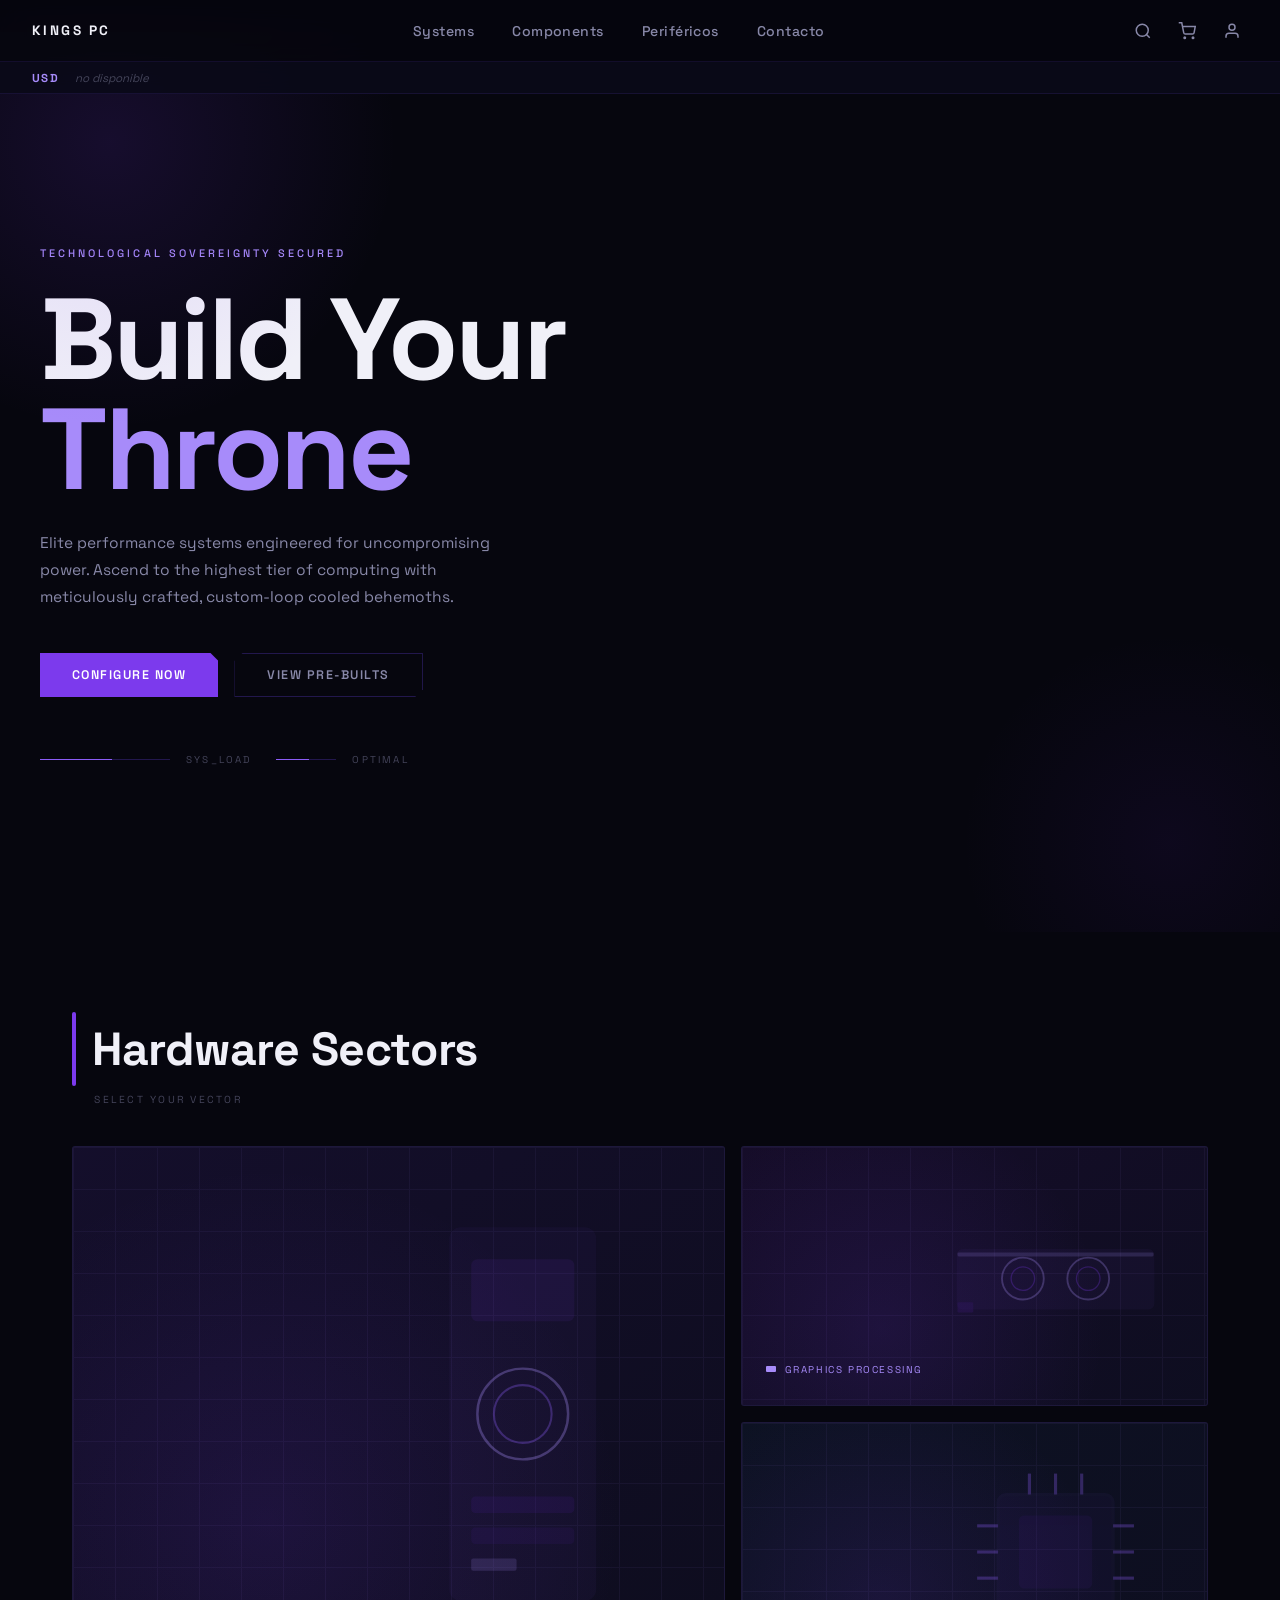
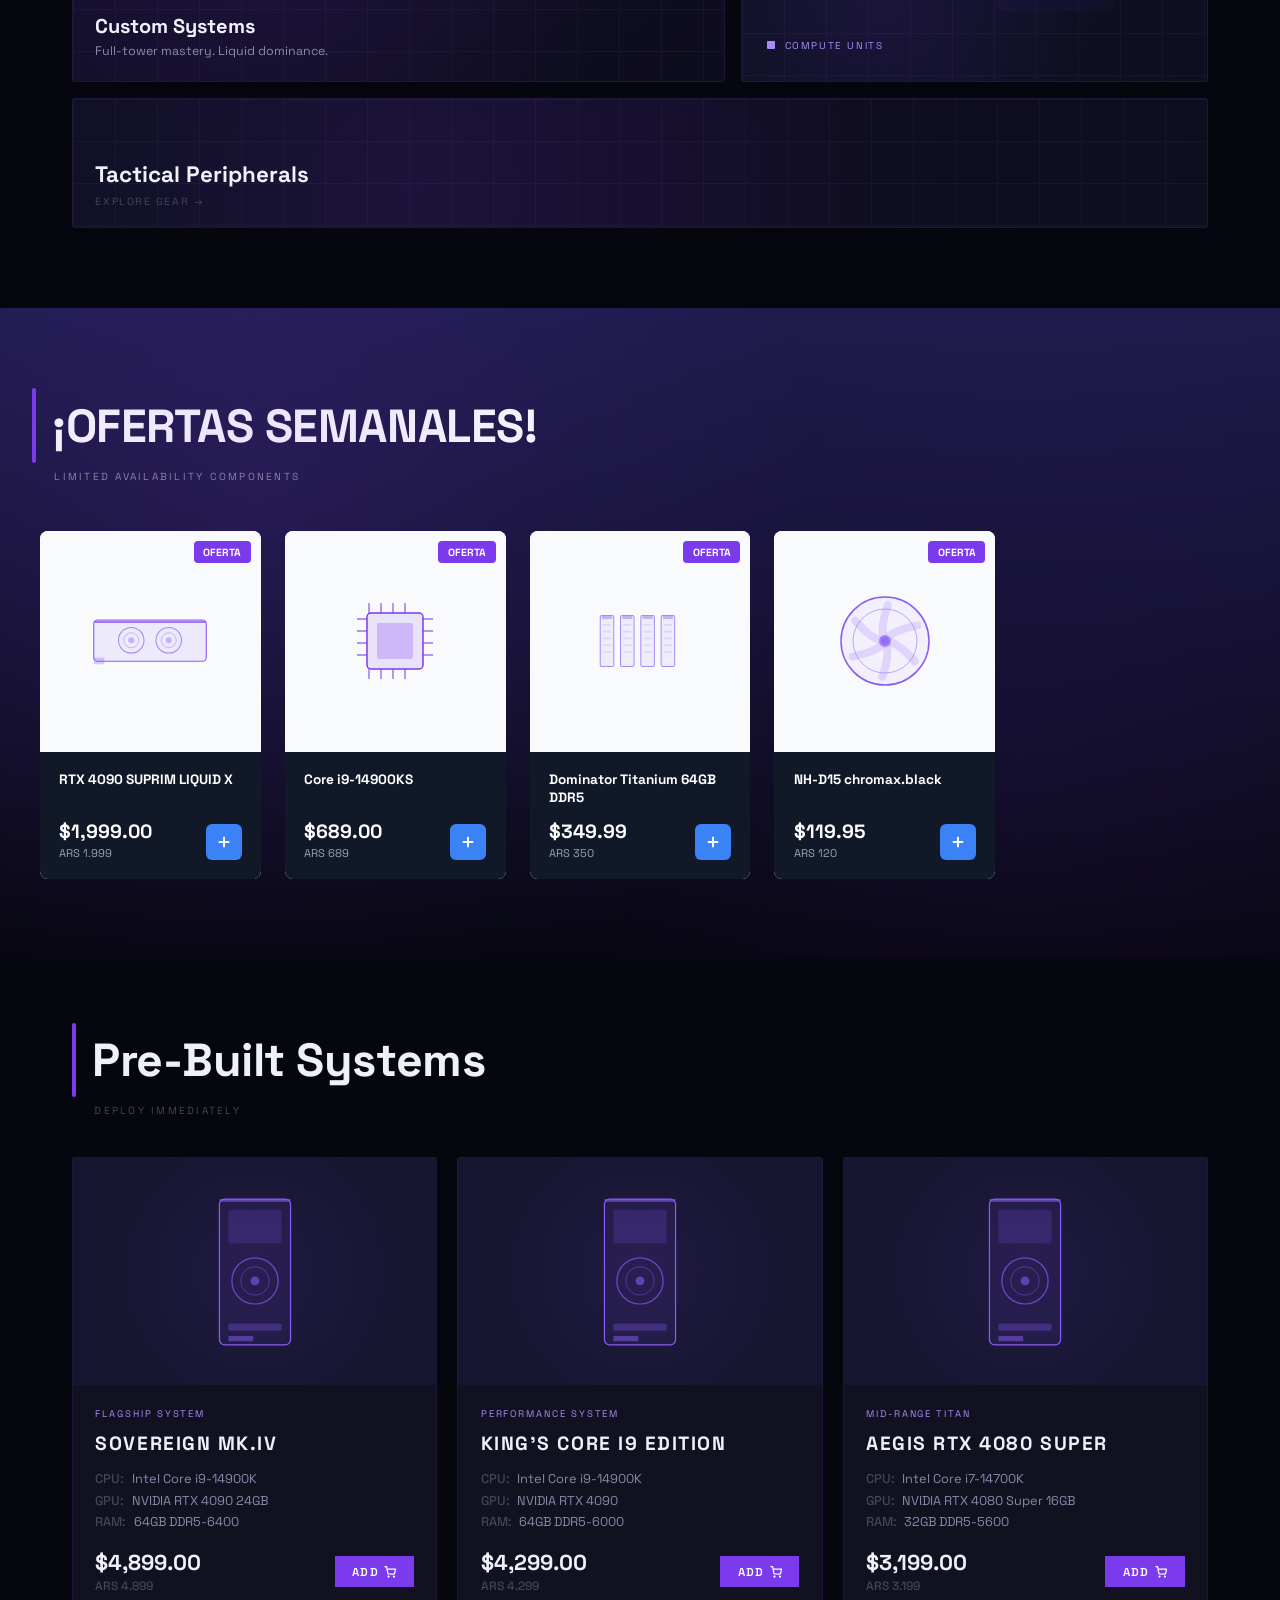
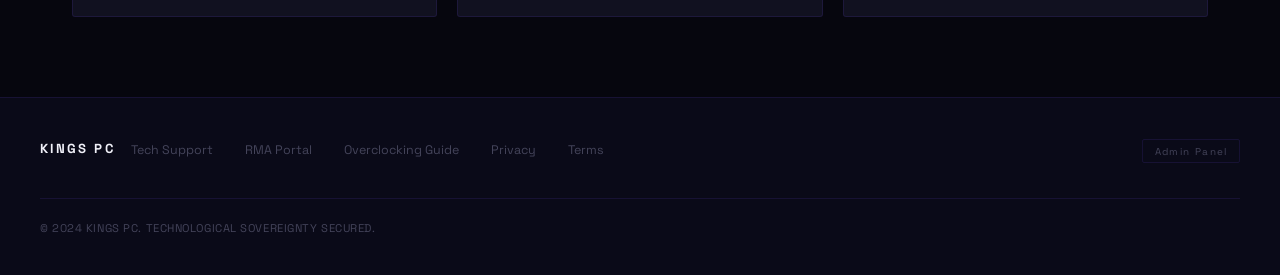
<file: index.html>
<!DOCTYPE html>
<html lang="en">
<head>
  <meta charset="UTF-8">
  <meta name="viewport" content="width=device-width, initial-scale=1.0">
  <title>KINGS PC — Technological Sovereignty Secured</title>
  <link rel="preconnect" href="https://fonts.googleapis.com">
  <link href="https://fonts.googleapis.com/css2?family=Space+Grotesk:wght@300;400;500;600;700&display=swap" rel="stylesheet">
  <link rel="stylesheet" href="assets/styles.css">
</head>
<body>

<!-- ── PROMO BANNER ── -->
<div class="promo-banner" id="promo-banner">
  <div class="promo-inner">
    <div class="promo-fire">🔥</div>
    <span class="promo-text" id="promo-text">HOT SALE FINALIZA EN</span>
    <div class="promo-timer" id="promo-timer">
      <div class="time-box"><span id="t-days">00</span><small>DÍAS</small></div>
      <div class="time-sep">:</div>
      <div class="time-box"><span id="t-hours">00</span><small>HS</small></div>
      <div class="time-sep">:</div>
      <div class="time-box"><span id="t-mins">00</span><small>MIN</small></div>
      <div class="time-sep">:</div>
      <div class="time-box"><span id="t-secs">00</span><small>SEG</small></div>
    </div>
    <div class="promo-fire">🔥</div>
  </div>
</div>

<!-- ── NAVIGATION ── -->
<nav class="nav">
  <div class="nav-logo" onclick="goView('home')">KINGS PC</div>
  <ul class="nav-links" id="nav-links"><!-- rendered by app.js --></ul>
  <div class="nav-actions">
    <button class="nav-icon" onclick="goView('home')" title="Search">
      <svg width="18" height="18" viewBox="0 0 24 24" fill="none" stroke="currentColor" stroke-width="2"><circle cx="11" cy="11" r="8"/><line x1="21" y1="21" x2="16.65" y2="16.65"/></svg>
    </button>
    <button class="nav-icon" onclick="goView('cart')" title="Cart">
      <svg width="18" height="18" viewBox="0 0 24 24" fill="none" stroke="currentColor" stroke-width="2"><circle cx="9" cy="21" r="1"/><circle cx="20" cy="21" r="1"/><path d="M1 1h4l2.68 13.39a2 2 0 0 0 2 1.61h9.72a2 2 0 0 0 2-1.61L23 6H6"/></svg>
      <span class="cart-badge" id="cart-badge">0</span>
    </button>
    <button class="nav-icon" onclick="toggleAuthModal()" title="Account">
      <svg width="18" height="18" viewBox="0 0 24 24" fill="none" stroke="currentColor" stroke-width="2"><path d="M20 21v-2a4 4 0 0 0-4-4H8a4 4 0 0 0-4 4v2"/><circle cx="12" cy="7" r="4"/></svg>
      <span class="user-status-dot" id="user-status-dot"></span>
    </button>
    <button class="hamburger" id="ham-btn" onclick="toggleMobNav()">
      <span></span><span></span><span></span>
    </button>
  </div>
</nav>

<!-- ── TICKER DÓLAR ── -->
<div class="dolar-ticker" id="dolar-ticker">
  <span class="ticker-label">USD</span>
  <div class="ticker-items" id="ticker-items">
    <span class="ticker-item loading">cargando cotizaciones…</span>
  </div>
  <span class="ticker-updated" id="ticker-updated"></span>
</div>

<!-- ── AUTH MODAL ── -->
<div class="auth-overlay" id="auth-overlay">
  <div class="auth-modal">
    <button class="auth-close" onclick="toggleAuthModal()">✕</button>
    
    <div id="auth-logged-in" style="display:none">
      <div class="auth-profile">
        <div class="profile-avatar" id="p-avatar"></div>
        <h2 id="p-name">Username</h2>
        <p id="p-email">user@example.com</p>
        <div class="profile-actions">
          <button class="btn-fill" onclick="logout()">Terminate Session</button>
        </div>
      </div>
    </div>

    <div id="auth-logged-out">
      <div class="auth-tabs">
        <button class="auth-tab active" id="tab-login" onclick="setAuthTab('login')">Login</button>
        <button class="auth-tab" id="tab-signup" onclick="setAuthTab('signup')">Register</button>
      </div>

      <div class="auth-form active" id="form-login">
        <div class="a-field">
          <label>Email Address</label>
          <input type="email" id="l-email" placeholder="name@domain.com">
        </div>
        <div class="a-field">
          <label>Password</label>
          <input type="password" id="l-pass" placeholder="••••••••">
        </div>
        <button class="btn-auth" onclick="login()">Access System</button>
      </div>

      <div class="auth-form" id="form-signup">
        <div class="a-field">
          <label>Full Name</label>
          <input type="text" id="s-name" placeholder="John Doe">
        </div>
        <div class="a-field">
          <label>Email Address</label>
          <input type="email" id="s-email" placeholder="name@domain.com">
        </div>
        <div class="a-field">
          <label>Password</label>
          <input type="password" id="s-pass" placeholder="••••••••">
        </div>
        <button class="btn-auth" onclick="signup()">Initialize Registration</button>
      </div>
    </div>
  </div>
</div>

<!-- ── MOBILE NAV ── -->
<div class="mob-nav" id="mob-nav">
  <button class="mob-close" onclick="toggleMobNav()">✕</button>
  <div id="mob-nav-links"><!-- rendered by app.js --></div>
</div>

<!-- ══════════════════════════════ HOME VIEW ══════════════════════════════ -->
<section class="view active" id="v-home">

  <!-- HERO -->
  <div class="hero">
    <div class="hero-inner">
      <p class="hero-tag" id="hero-tag"></p>
      <h1 class="hero-title" id="hero-title"></h1>
      <p class="hero-desc" id="hero-desc"></p>
      <div class="hero-btns">
        <button class="btn-fill" id="hero-btn1" onclick="goView('components')"></button>
        <button class="btn-ghost" id="hero-btn2" onclick="scrollToSystems()"></button>
      </div>
      <div class="hero-indicator">
        <div class="ind-bar"></div>
        <span class="ind-label">Sys_Load</span>
        <div class="ind-bar" style="width:60px;margin-left:.5rem"></div>
        <span class="ind-label">Optimal</span>
      </div>
    </div>
  </div>

  <!-- HARDWARE SECTORS -->
  <div class="sectors">
    <div class="sec-hdr">
      <h2>Hardware Sectors</h2>
      <p class="sec-sub">Select Your Vector</p>
    </div>
    <div class="sectors-grid">

      <!-- Large: Custom Systems -->
      <div class="sector-card large" onclick="goView('home');scrollToSystems()">
        <div class="sector-bg bg-custom"></div>
        <div class="sector-grid-lines"></div>
        <div class="sector-glow"></div>
        <svg style="position:absolute;right:12%;top:50%;transform:translateY(-50%);width:38%;opacity:.35" viewBox="0 0 120 200" fill="none" xmlns="http://www.w3.org/2000/svg">
          <rect x="25" y="10" width="70" height="180" rx="5" fill="#8b5cf6" opacity=".12" stroke="#8b5cf6" stroke-width="1.2"/>
          <rect x="35" y="25" width="50" height="30" rx="3" fill="#7c3aed" opacity=".25"/>
          <circle cx="60" cy="100" r="22" fill="none" stroke="#a78bfa" stroke-width="1.2"/>
          <circle cx="60" cy="100" r="14" fill="none" stroke="#8b5cf6" stroke-width="1"/>
          <rect x="35" y="140" width="50" height="8" rx="2" fill="#5b21b6" opacity=".4"/>
          <rect x="35" y="155" width="50" height="8" rx="2" fill="#5b21b6" opacity=".3"/>
          <rect x="35" y="170" width="22" height="6" rx="1" fill="#a78bfa" opacity=".5"/>
        </svg>
        <div class="sector-label">
          <div class="sector-name" id="sector-custom-name">Custom Systems</div>
          <div class="sector-desc" id="sector-custom-desc">Full-tower mastery. Liquid dominance.</div>
        </div>
      </div>

      <!-- Graphics Processing -->
      <div class="sector-card" onclick="goView('components')">
        <div class="sector-bg bg-gpu"></div>
        <div class="sector-grid-lines"></div>
        <div class="sector-glow"></div>
        <svg style="position:absolute;right:10%;top:50%;transform:translateY(-50%);width:45%;opacity:.3" viewBox="0 0 160 80" fill="none" xmlns="http://www.w3.org/2000/svg">
          <rect x="5" y="20" width="150" height="45" rx="4" fill="#8b5cf6" opacity=".15" stroke="#8b5cf6" stroke-width="1.2"/>
          <circle cx="55" cy="42" r="16" fill="none" stroke="#a78bfa" stroke-width="1.4"/>
          <circle cx="55" cy="42" r="9" fill="none" stroke="#7c3aed" stroke-width="1"/>
          <circle cx="105" cy="42" r="16" fill="none" stroke="#a78bfa" stroke-width="1.4"/>
          <circle cx="105" cy="42" r="9" fill="none" stroke="#7c3aed" stroke-width="1"/>
          <rect x="5" y="60" width="12" height="8" rx="1" fill="#5b21b6" opacity=".5"/>
          <rect x="5" y="22" width="150" height="3" rx="1" fill="#a78bfa" opacity=".6"/>
        </svg>
        <div class="sector-label">
          <div class="sector-icon-row">
            <svg width="12" height="12" viewBox="0 0 24 24" fill="currentColor"><rect x="2" y="6" width="20" height="12" rx="2"/></svg>
            <span id="sector-gpu-name">Graphics Processing</span>
          </div>
        </div>
      </div>

      <!-- Compute Units -->
      <div class="sector-card" onclick="goView('components')">
        <div class="sector-bg bg-cpu"></div>
        <div class="sector-grid-lines"></div>
        <div class="sector-glow"></div>
        <svg style="position:absolute;right:10%;top:50%;transform:translateY(-50%);width:45%;opacity:.3" viewBox="0 0 80 80" fill="none" xmlns="http://www.w3.org/2000/svg">
          <rect x="18" y="18" width="44" height="44" rx="3" fill="#7c3aed" opacity=".15" stroke="#8b5cf6" stroke-width="1.2"/>
          <rect x="26" y="26" width="28" height="28" rx="2" fill="#5b21b6" opacity=".3"/>
          <line x1="18" y1="30" x2="10" y2="30" stroke="#8b5cf6" stroke-width="1.2"/>
          <line x1="18" y1="40" x2="10" y2="40" stroke="#8b5cf6" stroke-width="1.2"/>
          <line x1="18" y1="50" x2="10" y2="50" stroke="#8b5cf6" stroke-width="1.2"/>
          <line x1="62" y1="30" x2="70" y2="30" stroke="#8b5cf6" stroke-width="1.2"/>
          <line x1="62" y1="40" x2="70" y2="40" stroke="#8b5cf6" stroke-width="1.2"/>
          <line x1="62" y1="50" x2="70" y2="50" stroke="#8b5cf6" stroke-width="1.2"/>
          <line x1="30" y1="18" x2="30" y2="10" stroke="#8b5cf6" stroke-width="1.2"/>
          <line x1="40" y1="18" x2="40" y2="10" stroke="#8b5cf6" stroke-width="1.2"/>
          <line x1="50" y1="18" x2="50" y2="10" stroke="#8b5cf6" stroke-width="1.2"/>
        </svg>
        <div class="sector-label">
          <div class="sector-icon-row">
            <svg width="12" height="12" viewBox="0 0 24 24" fill="currentColor"><rect x="4" y="4" width="16" height="16" rx="2"/></svg>
            <span id="sector-cpu-name">Compute Units</span>
          </div>
        </div>
      </div>

    </div>

    <!-- Peripherals full-width card -->
    <div class="sector-card" style="margin-top:1rem;height:130px;" onclick="goView('peripherals')">
      <div class="sector-bg bg-periph"></div>
      <div class="sector-grid-lines"></div>
      <div class="sector-glow"></div>
      <div class="sector-label" style="bottom:1.2rem">
        <div class="sector-name" style="font-size:1.4rem" id="sector-periph-name">Tactical Peripherals</div>
        <div class="sector-cta" id="sector-periph-cta">Explore Gear →</div>
      </div>
    </div>
  </div>

    </div>
  </div>

  <!-- WEEKLY OFFERS -->
  <div class="weekly-offers" id="weekly-offers-section">
    <div class="offers-bg"></div>
    <div class="sec-hdr">
      <h2 style="color:#fff">¡OFERTAS SEMANALES!</h2>
      <p class="sec-sub" style="color:rgba(255,255,255,.5)">Limited availability components</p>
    </div>
    <div class="offers-grid" id="offers-grid"></div>
  </div>

  <!-- FEATURED SYSTEMS -->
  <div class="featured" id="featured-systems">
    <div class="sec-hdr">
      <h2>Pre-Built Systems</h2>
      <p class="sec-sub">Deploy Immediately</p>
    </div>
    <div class="sys-grid" id="sys-grid"></div>
  </div>

</section>

<!-- ══════════════════════════════ COMPONENTS VIEW ══════════════════════════════ -->
<section class="view" id="v-components">
  <div class="page-top">
    <h1>Components</h1>
  </div>
  <div class="comp-layout">
    <aside class="filters">
      <div class="filter-group">
        <div class="filter-lbl">Category</div>
        <label class="filter-opt"><input type="checkbox" checked data-filter="cat" value="gpu"><label>Graphics Cards (GPU)</label></label>
        <label class="filter-opt"><input type="checkbox" data-filter="cat" value="cpu"><label>Processors (CPU)</label></label>
        <label class="filter-opt"><input type="checkbox" data-filter="cat" value="mb"><label>Motherboards</label></label>
        <label class="filter-opt"><input type="checkbox" data-filter="cat" value="ram"><label>Memory (RAM)</label></label>
        <label class="filter-opt"><input type="checkbox" data-filter="cat" value="storage"><label>Storage (NVMe)</label></label>
        <label class="filter-opt"><input type="checkbox" data-filter="cat" value="cooling"><label>Cooling</label></label>
      </div>
      <div class="filter-group">
        <div class="filter-lbl">Brand</div>
        <label class="filter-opt"><input type="checkbox" checked data-filter="brand" value="nvidia"><label>NVIDIA</label></label>
        <label class="filter-opt"><input type="checkbox" checked data-filter="brand" value="amd"><label>AMD</label></label>
        <label class="filter-opt"><input type="checkbox" data-filter="brand" value="intel"><label>Intel</label></label>
        <label class="filter-opt"><input type="checkbox" data-filter="brand" value="corsair"><label>Corsair</label></label>
        <label class="filter-opt"><input type="checkbox" data-filter="brand" value="noctua"><label>Noctua</label></label>
      </div>
      <div class="filter-group">
        <div class="filter-lbl">Price Range</div>
        <div class="price-btns">
          <button class="price-btn" onclick="setPriceFilter('under500',this)">Under $500</button>
          <button class="price-btn on" onclick="setPriceFilter('500plus',this)">$500+</button>
          <button class="price-btn on" onclick="setPriceFilter('3000plus',this)">$3000+</button>
        </div>
      </div>
    </aside>
    <div class="prod-grid" id="prod-grid"></div>
  </div>
</section>

<!-- ══════════════════════════════ PRODUCT DETAIL VIEW ══════════════════════════════ -->
<section class="view" id="v-detail">
  <div class="detail-view" id="detail-inner"></div>
</section>

<!-- ══════════════════════════════ CART VIEW ══════════════════════════════ -->
<section class="view" id="v-cart">
  <div class="cart-view">
    <h1 class="cart-ttl">Active Requisition</h1>
    <p class="cart-sub">Verify specifications before initialization</p>
    <div class="cart-layout">
      <div class="cart-items" id="cart-items"></div>
      <div class="order-sum">
        <h3>Order Summary</h3>
        <div class="o-row"><span class="ol" id="cart-item-count">Subtotal (0 items)</span><span class="ov" id="cart-subtotal">$0.00</span></div>
        <div class="o-row"><span class="ol">Secure Shipping</span><span class="om">Calculated next</span></div>
        <div class="o-row"><span class="ol">Estimated Tax</span><span class="om">—</span></div>
        <div class="o-total">
          <span class="ol">Total Due</span>
          <span class="oa" id="cart-total">$0.00</span>
        </div>
        <button class="btn-checkout" onclick="showToast('Redirecting to secure checkout...')">
          Initialize Checkout →
        </button>
        <div class="secure-row">
          <svg width="12" height="12" viewBox="0 0 24 24" fill="none" stroke="currentColor" stroke-width="2"><rect x="3" y="11" width="18" height="11" rx="2"/><path d="M7 11V7a5 5 0 0 1 10 0v4"/></svg>
          Encrypted Transaction
        </div>
      </div>
    </div>
  </div>
</section>

<!-- ══════════════════════════════ PERIPHERALS VIEW ══════════════════════════════ -->
<section class="view" id="v-peripherals">
  <div class="page-top">
    <h1>Periféricos Tácticos</h1>
    <p class="sec-sub">Equipo de combate para tu setup</p>
  </div>
  <div class="periph-grid" id="periph-grid"><!-- rendered by app.js --></div>
</section>


<!-- ══════════════════════════════ CONTACT VIEW ══════════════════════════════ -->
<section class="view" id="v-contact">
  <div class="contact-view">
    <div class="sec-hdr">
      <h2>CONEXIÓN ESTABLECIDA</h2>
      <p class="sec-sub">Direct Channel to Kings PC Command</p>
    </div>

    <div class="contact-grid">
      <div class="contact-info">
        <div class="info-block">
          <div class="info-lbl">UBICACIÓN HQ</div>
          <div class="info-val">Entre Ríos sur 181 Capital, San Juan</div>
        </div>
        <div class="info-block">
          <div class="info-lbl">DIRECT WHATSAPP</div>
          <div class="info-val acc-txt">+54 9 11 7829 8456</div>
        </div>
        <div class="info-block">
          <div class="info-lbl">SERVICIO TÉCNICO</div>
          <div class="info-val acc-txt">+54 9 264 519 1474</div>
        </div>
        <div class="info-block">
          <div class="info-lbl">EMAIL DE ENLACE</div>
          <div class="info-val">ventas@tecnobytestore.com.ar</div>
        </div>
        <div class="info-block">
          <div class="info-lbl">HORARIO DE OPERACIÓN</div>
          <div class="info-val">Lunes a Viernes: 9 a 13hs / 17 a 21hs<br>Sábados: 9 a 14hs</div>
        </div>
      </div>

      <div class="contact-map">
        <iframe 
          src="https://www.google.com/maps/embed?pb=!1m18!1m12!1m3!1d3400.123456789!2d-68.526!3d-31.537!2m3!1f0!2f0!3f0!3m2!1i1024!2i768!4f13.1!3m3!1m2!1s0x0%3A0x0!2zMzHCsDMyJzEzLjAiUyA2OMKwMzEnMzMuNiJX!5e0!3m2!1sen!2sar!4v1234567890" 
          width="100%" height="100%" style="border:0;" allowfullscreen="" loading="lazy">
        </iframe>
      </div>
    </div>

    <div class="contact-form-wrap">
      <div class="form-row">
        <div class="a-field">
          <label>Nombre Completo</label>
          <input type="text" placeholder="Designación del remitente">
        </div>
        <div class="a-field">
          <label>Teléfono</label>
          <input type="text" placeholder="+54 000 0000000">
        </div>
      </div>
      <div class="a-field">
        <label>Mensaje / Requerimiento</label>
        <textarea rows="6" placeholder="Escriba su mensaje aquí..."></textarea>
      </div>
      <div class="form-row">
        <div class="a-field">
          <label>Email de Respuesta</label>
          <input type="email" placeholder="nombre@dominio.com">
        </div>
        <div class="a-field">
          <label>Verificación del Sistema</label>
          <div class="captcha-placeholder">CAPTCHA_VALIDATION_REQUIRED</div>
        </div>
      </div>
      <button class="btn-fill btn-send" onclick="showToast('Mensaje enviado al centro de comando.')">
        ENVIAR TRANSMISIÓN →
      </button>
    </div>
  </div>
</section>

<!-- ── AUTH MODAL ── -->
<div class="auth-overlay" id="auth-overlay">
  <div class="auth-modal">
    <button class="auth-close" onclick="toggleAuthModal()">✕</button>
    
    <div id="auth-logged-in" style="display:none">
      <div class="auth-profile">
        <div class="profile-avatar" id="p-avatar"></div>
        <h2 id="p-name">Username</h2>
        <p id="p-email">user@example.com</p>
        <div class="profile-actions">
          <button class="btn-fill" onclick="logout()">Terminate Session</button>
        </div>
      </div>
    </div>

    <div id="auth-logged-out">
      <div class="auth-tabs">
        <button class="auth-tab active" id="tab-login" onclick="setAuthTab('login')">Login</button>
        <button class="auth-tab" id="tab-signup" onclick="setAuthTab('signup')">Register</button>
      </div>

      <div class="auth-form active" id="form-login">
        <div class="a-field">
          <label>Email Address</label>
          <input type="email" id="l-email" placeholder="name@domain.com">
        </div>
        <div class="a-field">
          <label>Password</label>
          <input type="password" id="l-pass" placeholder="••••••••">
        </div>
        <button class="btn-auth" onclick="login()">Access System</button>
      </div>

      <div class="auth-form" id="form-signup">
        <div class="a-field">
          <label>Full Name</label>
          <input type="text" id="s-name" placeholder="John Doe">
        </div>
        <div class="a-field">
          <label>Email Address</label>
          <input type="email" id="s-email" placeholder="name@domain.com">
        </div>
        <div class="a-field">
          <label>Password</label>
          <input type="password" id="s-pass" placeholder="••••••••">
        </div>
        <button class="btn-auth" onclick="signup()">Initialize Registration</button>
      </div>
    </div>
  </div>
</div>

<!-- ── MOBILE NAV ── -->
<div class="mob-nav" id="mob-nav">
  <button class="mob-close" onclick="toggleMobNav()">✕</button>
  <div id="mob-nav-links"><!-- rendered by app.js --></div>
</div>

<!-- ── FOOTER ── -->
<footer>
  <div class="footer-inner">
    <div class="f-logo">Kings PC</div>
    <ul class="f-links" id="f-links"><!-- rendered by app.js --></ul>
    <div style="margin-left:auto">
      <a href="admin/index.html" class="admin-link">Admin Panel</a>
    </div>
    <p class="f-copy" id="f-copy"></p>
  </div>
</footer>

<!-- Toast -->
<div class="toast" id="toast">
  <div class="toast-dot"></div>
  <span id="toast-msg"></span>
</div>

<script src="assets/app.js"></script>
</body>
</html>
</file>
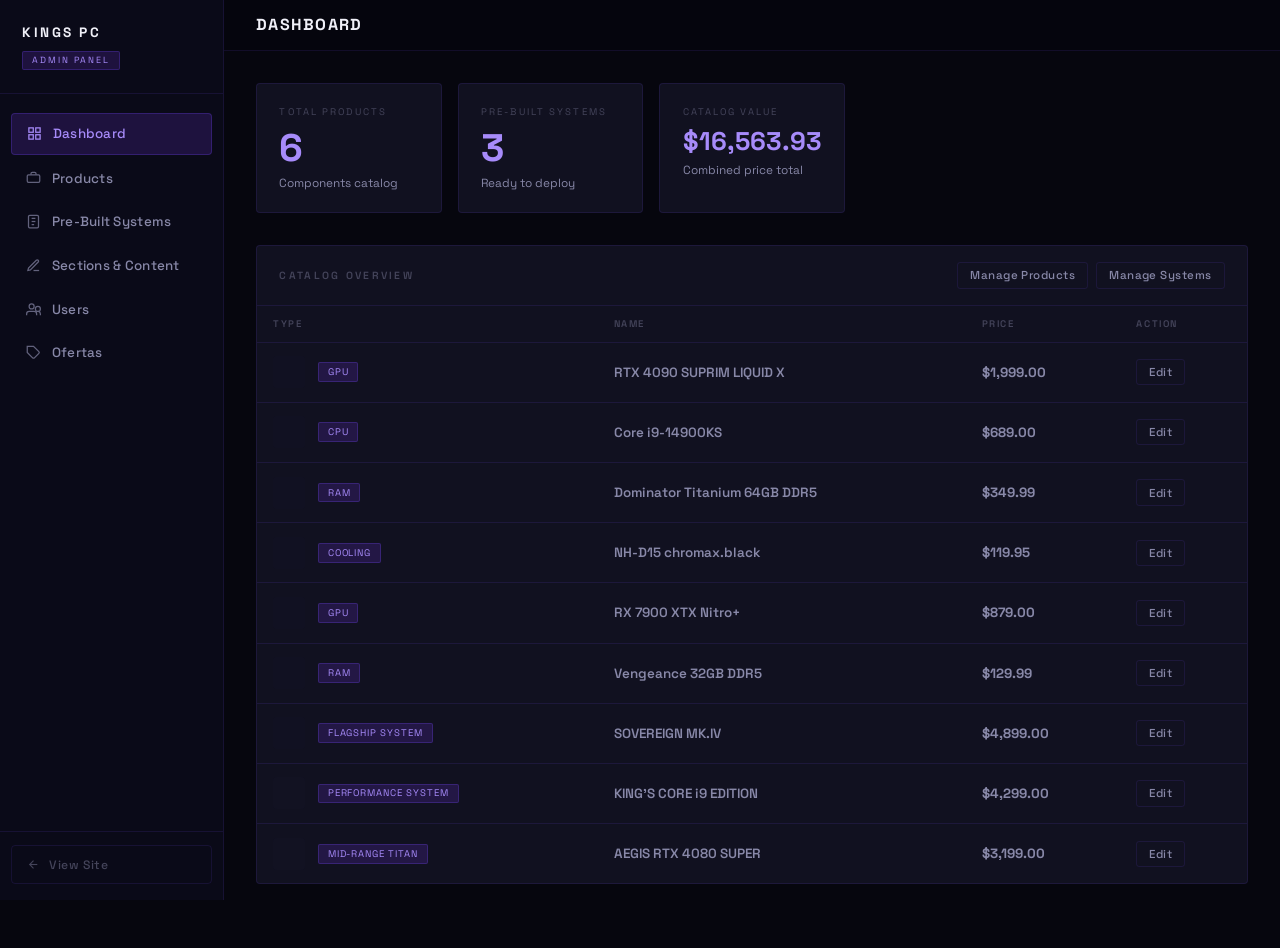
<file: admin/index.html>
<!DOCTYPE html>
<html lang="en">

<head>
  <meta charset="UTF-8">
  <meta name="viewport" content="width=device-width, initial-scale=1.0">
  <title>KINGS PC — Admin Panel</title>
  <link rel="preconnect" href="https://fonts.googleapis.com">
  <link href="https://fonts.googleapis.com/css2?family=Space+Grotesk:wght@300;400;500;600;700&display=swap"
    rel="stylesheet">
  <link rel="stylesheet" href="admin.css">
</head>

<body>

  <!-- ── SIDEBAR ── -->
  <aside class="sidebar">
    <div class="sidebar-logo">
      <span class="sidebar-logo-name">Kings PC</span>
      <span class="sidebar-badge">Admin Panel</span>
    </div>
    <nav class="sidebar-nav">
      <button class="nav-item active" data-panel="dashboard" onclick="showPanel('dashboard')">
        <svg width="15" height="15" viewBox="0 0 24 24" fill="none" stroke="currentColor" stroke-width="2">
          <rect x="3" y="3" width="7" height="7" />
          <rect x="14" y="3" width="7" height="7" />
          <rect x="14" y="14" width="7" height="7" />
          <rect x="3" y="14" width="7" height="7" />
        </svg>
        Dashboard
      </button>
      <button class="nav-item" data-panel="products" onclick="showPanel('products')">
        <svg width="15" height="15" viewBox="0 0 24 24" fill="none" stroke="currentColor" stroke-width="2">
          <rect x="2" y="6" width="20" height="12" rx="2" />
          <path d="M8 6V4a2 2 0 0 1 2-2h4a2 2 0 0 1 2 2v2" />
        </svg>
        Products
      </button>
      <button class="nav-item" data-panel="systems" onclick="showPanel('systems')">
        <svg width="15" height="15" viewBox="0 0 24 24" fill="none" stroke="currentColor" stroke-width="2">
          <rect x="4" y="2" width="16" height="20" rx="2" />
          <line x1="9" y1="7" x2="15" y2="7" />
          <line x1="9" y1="12" x2="15" y2="12" />
          <line x1="9" y1="17" x2="13" y2="17" />
        </svg>
        Pre-Built Systems
      </button>
      <button class="nav-item" data-panel="content" onclick="showPanel('content')">
        <svg width="15" height="15" viewBox="0 0 24 24" fill="none" stroke="currentColor" stroke-width="2">
          <path d="M12 20h9" />
          <path d="M16.5 3.5a2.121 2.121 0 0 1 3 3L7 19l-4 1 1-4L16.5 3.5z" />
        </svg>
        Sections & Content
      </button>
      <button class="nav-item" data-panel="users" onclick="showPanel('users')">
        <svg width="15" height="15" viewBox="0 0 24 24" fill="none" stroke="currentColor" stroke-width="2">
          <path d="M17 21v-2a4 4 0 0 0-4-4H5a4 4 0 0 0-4 4v2" />
          <circle cx="9" cy="7" r="4" />
          <path d="M23 21v-2a4 4 0 0 0-3-3.87" />
          <circle cx="19" cy="11" r="4" />
        </svg>
        Users
      </button>
      <button class="nav-item" data-panel="offers" onclick="showPanel('offers')">
        <svg width="15" height="15" viewBox="0 0 24 24" fill="none" stroke="currentColor" stroke-width="2">
          <path d="M20.59 13.41l-7.17 7.17a2 2 0 0 1-2.83 0L2 12V2h10l8.59 8.59a2 2 0 0 1 0 2.82z"/>
          <line x1="7" y1="7" x2="7.01" y2="7"/>
        </svg>
        Ofertas
      </button>
    </nav>
    <div class="sidebar-footer">
      <a href="../index.html" class="back-to-site">
        <svg width="13" height="13" viewBox="0 0 24 24" fill="none" stroke="currentColor" stroke-width="2">
          <line x1="19" y1="12" x2="5" y2="12" />
          <polyline points="12 19 5 12 12 5" />
        </svg>
        View Site
      </a>
    </div>
  </aside>

  <!-- ── MAIN CONTENT ── -->
  <main class="admin-main">
    <header class="admin-header">
      <h1 class="admin-title" id="panel-title">Dashboard</h1>
      <div style="display:flex;gap:.6rem;align-items:center">
        <span id="header-action"></span>
      </div>
    </header>

    <!-- ══ DASHBOARD ══ -->
    <div class="panel active" id="panel-dashboard">
      <div class="stats-grid">
        <div class="stat-card">
          <div class="stat-card-label">Total Products</div>
          <div class="stat-card-value" id="stat-products">—</div>
          <div class="stat-card-sub">Components catalog</div>
        </div>
        <div class="stat-card">
          <div class="stat-card-label">Pre-Built Systems</div>
          <div class="stat-card-value" id="stat-systems">—</div>
          <div class="stat-card-sub">Ready to deploy</div>
        </div>
        <div class="stat-card">
          <div class="stat-card-label">Catalog Value</div>
          <div class="stat-card-value" style="font-size:1.6rem" id="stat-catalog-value">—</div>
          <div class="stat-card-sub">Combined price total</div>
        </div>
      </div>

      <div class="table-wrap">
        <div class="table-header">
          <span class="table-title">Catalog Overview</span>
          <div style="display:flex;gap:.5rem">
            <button class="btn-sm" onclick="showPanel('products')">Manage Products</button>
            <button class="btn-sm" onclick="showPanel('systems')">Manage Systems</button>
          </div>
        </div>
        <table>
          <thead>
            <tr>
              <th>Type</th>
              <th>Name</th>
              <th>Price</th>
              <th>Action</th>
            </tr>
          </thead>
          <tbody id="recent-items">
            <tr>
              <td colspan="4" style="text-align:center;color:var(--txt3);padding:2rem">Loading...</td>
            </tr>
          </tbody>
        </table>
      </div>
    </div>

    <!-- ══ PRODUCTS ══ -->
    <div class="panel" id="panel-products">
      <div class="table-wrap">
        <div class="table-header">
          <span class="table-title">Components Catalog</span>
          <button class="btn-primary" onclick="openProductModal(null)">
            <svg width="13" height="13" viewBox="0 0 24 24" fill="none" stroke="currentColor" stroke-width="2.5">
              <line x1="12" y1="5" x2="12" y2="19" />
              <line x1="5" y1="12" x2="19" y2="12" />
            </svg>
            Add Product
          </button>
        </div>
        <table>
          <thead>
            <tr>
              <th>Type</th>
              <th>Name</th>
              <th>Brand</th>
              <th>Category</th>
              <th>Price</th>
              <th>Actions</th>
            </tr>
          </thead>
          <tbody id="products-tbody">
            <tr>
              <td colspan="6" style="text-align:center;color:var(--txt3);padding:2rem">Loading...</td>
            </tr>
          </tbody>
        </table>
      </div>
    </div>

    <!-- ══ SYSTEMS ══ -->
    <div class="panel" id="panel-systems">
      <div class="table-wrap">
        <div class="table-header">
          <span class="table-title">Pre-Built Systems</span>
          <button class="btn-primary" onclick="openSystemModal(null)">
            <svg width="13" height="13" viewBox="0 0 24 24" fill="none" stroke="currentColor" stroke-width="2.5">
              <line x1="12" y1="5" x2="12" y2="19" />
              <line x1="5" y1="12" x2="19" y2="12" />
            </svg>
            Add System
          </button>
        </div>
        <table>
          <thead>
            <tr>
              <th>Tier</th>
              <th>Name</th>
              <th>CPU</th>
              <th>GPU</th>
              <th>Price</th>
              <th>Actions</th>
            </tr>
          </thead>
          <tbody id="systems-tbody">
            <tr>
              <td colspan="6" style="text-align:center;color:var(--txt3);padding:2rem">Loading...</td>
            </tr>
          </tbody>
        </table>
      </div>
    </div>

    <!-- ══ SECTIONS & CONTENT ══ -->
    <div class="panel" id="panel-content">
      <div style="display:flex;justify-content:flex-end;margin-bottom:1.4rem">
        <button class="btn-save" onclick="saveContent()">Save All Changes</button>
      </div>
      <div class="sections-grid">

        <!-- Promotional Banner -->
        <div class="section-block" style="border-color:var(--acc)">
          <div class="section-block-hdr" style="background:var(--acc-glow)">
            <span class="section-block-title" style="color:var(--acc-light)">Promotional Banner (Hot Sale)</span>
            <label style="display:flex;align-items:center;gap:.5rem;font-size:.65rem;cursor:pointer">
              <input type="checkbox" id="f-promo-enabled"> Enable Banner
            </label>
          </div>
          <div class="section-block-body">
            <div class="form-grid">
              <div class="form-group">
                <label>Banner Text</label>
                <input type="text" id="f-promo-text" placeholder="e.g. HOT SALE FINALIZA EN">
              </div>
              <div class="form-group">
                <label>Deadline (ISO format)</label>
                <input type="text" id="f-promo-deadline" placeholder="2024-12-31T23:59:59">
              </div>
            </div>
          </div>
        </div>

        <!-- Hero Section -->
        <div class="section-block">
          <div class="section-block-hdr">
            <span class="section-block-title">Hero Section</span>
          </div>
          <div class="section-block-body">
            <div class="form-grid">
              <div class="form-group full">
                <label>Tag Line</label>
                <input type="text" id="f-hero-tag" placeholder="Technological Sovereignty Secured">
              </div>
              <div class="form-group">
                <label>Title — First Line</label>
                <input type="text" id="f-hero-line1" placeholder="Build Your">
              </div>
              <div class="form-group">
                <label>Title — Accent Word</label>
                <input type="text" id="f-hero-accent" placeholder="Throne">
              </div>
              <div class="form-group full">
                <label>Description</label>
                <textarea id="f-hero-desc" rows="3"></textarea>
              </div>
              <div class="form-group">
                <label>Primary Button Label</label>
                <input type="text" id="f-hero-btn1" placeholder="Configure Now">
              </div>
              <div class="form-group">
                <label>Secondary Button Label</label>
                <input type="text" id="f-hero-btn2" placeholder="View Pre-Builts">
              </div>
            </div>
          </div>
        </div>

        <!-- Navigation Links -->
        <div class="section-block">
          <div class="section-block-hdr">
            <span class="section-block-title">Navigation Links</span>
            <button class="btn-sm" onclick="addNavLink()">+ Add Link</button>
          </div>
          <div class="section-block-body">
            <div id="nav-links-editor" style="display:flex;flex-direction:column;gap:.5rem"></div>
          </div>
        </div>

        <!-- Hardware Sectors -->
        <div class="section-block">
          <div class="section-block-hdr">
            <span class="section-block-title">Hardware Sector Cards</span>
          </div>
          <div class="section-block-body">
            <div class="form-grid">
              <div class="form-group">
                <label>Custom Systems — Name</label>
                <input type="text" id="f-sector-custom-name">
              </div>
              <div class="form-group">
                <label>Custom Systems — Description</label>
                <input type="text" id="f-sector-custom-desc">
              </div>
              <div class="form-group">
                <label>Graphics Processing — Name</label>
                <input type="text" id="f-sector-gpu-name">
              </div>
              <div class="form-group">
                <label>Compute Units — Name</label>
                <input type="text" id="f-sector-cpu-name">
              </div>
              <div class="form-group">
                <label>Peripherals — Name</label>
                <input type="text" id="f-sector-periph-name">
              </div>
              <div class="form-group">
                <label>Peripherals — CTA Text</label>
                <input type="text" id="f-sector-periph-cta">
              </div>
            </div>
          </div>
        </div>

        <!-- Footer -->
        <div class="section-block">
          <div class="section-block-hdr">
            <span class="section-block-title">Footer</span>
            <button class="btn-sm" onclick="addFooterLink()">+ Add Link</button>
          </div>
          <div class="section-block-body">
            <div style="margin-bottom:1rem">
              <div
                style="font-size:.6rem;letter-spacing:.18em;text-transform:uppercase;color:var(--txt3);margin-bottom:.6rem;font-weight:600">
                Footer Links</div>
              <div id="footer-links-editor" style="display:flex;flex-direction:column;gap:.45rem"></div>
            </div>
            <div class="form-group">
              <label>Copyright Text</label>
              <input type="text" id="f-footer-copyright">
            </div>
          </div>
        </div>

      </div>
    </div>

    <!-- ══ USERS ══ -->
    <div class="panel" id="panel-users">
      <div class="table-wrap">
        <div class="table-header">
          <span class="table-title">Registered Persons</span>
          <button class="btn-primary" onclick="openUserModal(null)">
            <svg width="13" height="13" viewBox="0 0 24 24" fill="none" stroke="currentColor" stroke-width="2.5">
              <line x1="12" y1="5" x2="12" y2="19" />
              <line x1="5" y1="12" x2="19" y2="12" />
            </svg>
            Add Person
          </button>
        </div>
        <table>
          <thead>
            <tr>
              <th>Name</th>
              <th>Email</th>
              <th>Role</th>
              <th>Status</th>
              <th>Actions</th>
            </tr>
          </thead>
          <tbody id="users-tbody">
            <tr>
              <td colspan="5" style="text-align:center;color:var(--txt3);padding:2rem">Loading...</td>
            </tr>
          </tbody>
        </table>
      </div>
    </div>

    <!-- ══ OFFERS ══ -->
    <div class="panel" id="panel-offers">
      <div class="table-wrap">
        <div class="table-header">
          <span class="table-title">Seleccionar Ofertas Semanales</span>
          <button class="btn-primary" onclick="saveOffers()">
            <svg width="13" height="13" viewBox="0 0 24 24" fill="none" stroke="currentColor" stroke-width="2.5">
              <path d="M19 21H5a2 2 0 0 1-2-2V5a2 2 0 0 1 2-2h11l5 5v11a2 2 0 0 1-2 2z"/>
              <polyline points="17 21 17 13 7 13 7 21"/>
              <polyline points="7 3 7 8 15 8"/>
            </svg>
            Guardar Ofertas
          </button>
        </div>
        <p style="font-size:.78rem;color:var(--txt3);margin-bottom:1.5rem">
          Selecciona los productos que quieres mostrar como ofertas semanales en la tienda. Los productos marcados aparecerán en la sección "¡OFERTAS SEMANALES!".
        </p>
        <div id="offers-body"><!-- rendered by admin.js --></div>
      </div>
    </div>

  </main>

  <!-- ── MODAL ── -->
  <div class="modal-overlay" id="modal-overlay">
    <div class="modal">
      <h2 class="modal-title" id="modal-title">Add Product</h2>
      <button class="modal-close" onclick="closeModal()">✕</button>
      <div id="modal-form"></div>
      <div class="modal-actions">
        <button class="btn-ghost-sm" onclick="closeModal()">Cancel</button>
        <button class="btn-save" onclick="saveModal()">Save</button>
      </div>
    </div>
  </div>

  <!-- ── TOAST ── -->
  <div class="admin-toast" id="admin-toast">
    <div class="toast-dot success" id="toast-dot"></div>
    <span id="admin-toast-msg"></span>
  </div>

  <script src="admin.js"></script>
</body>

</html>
</file>
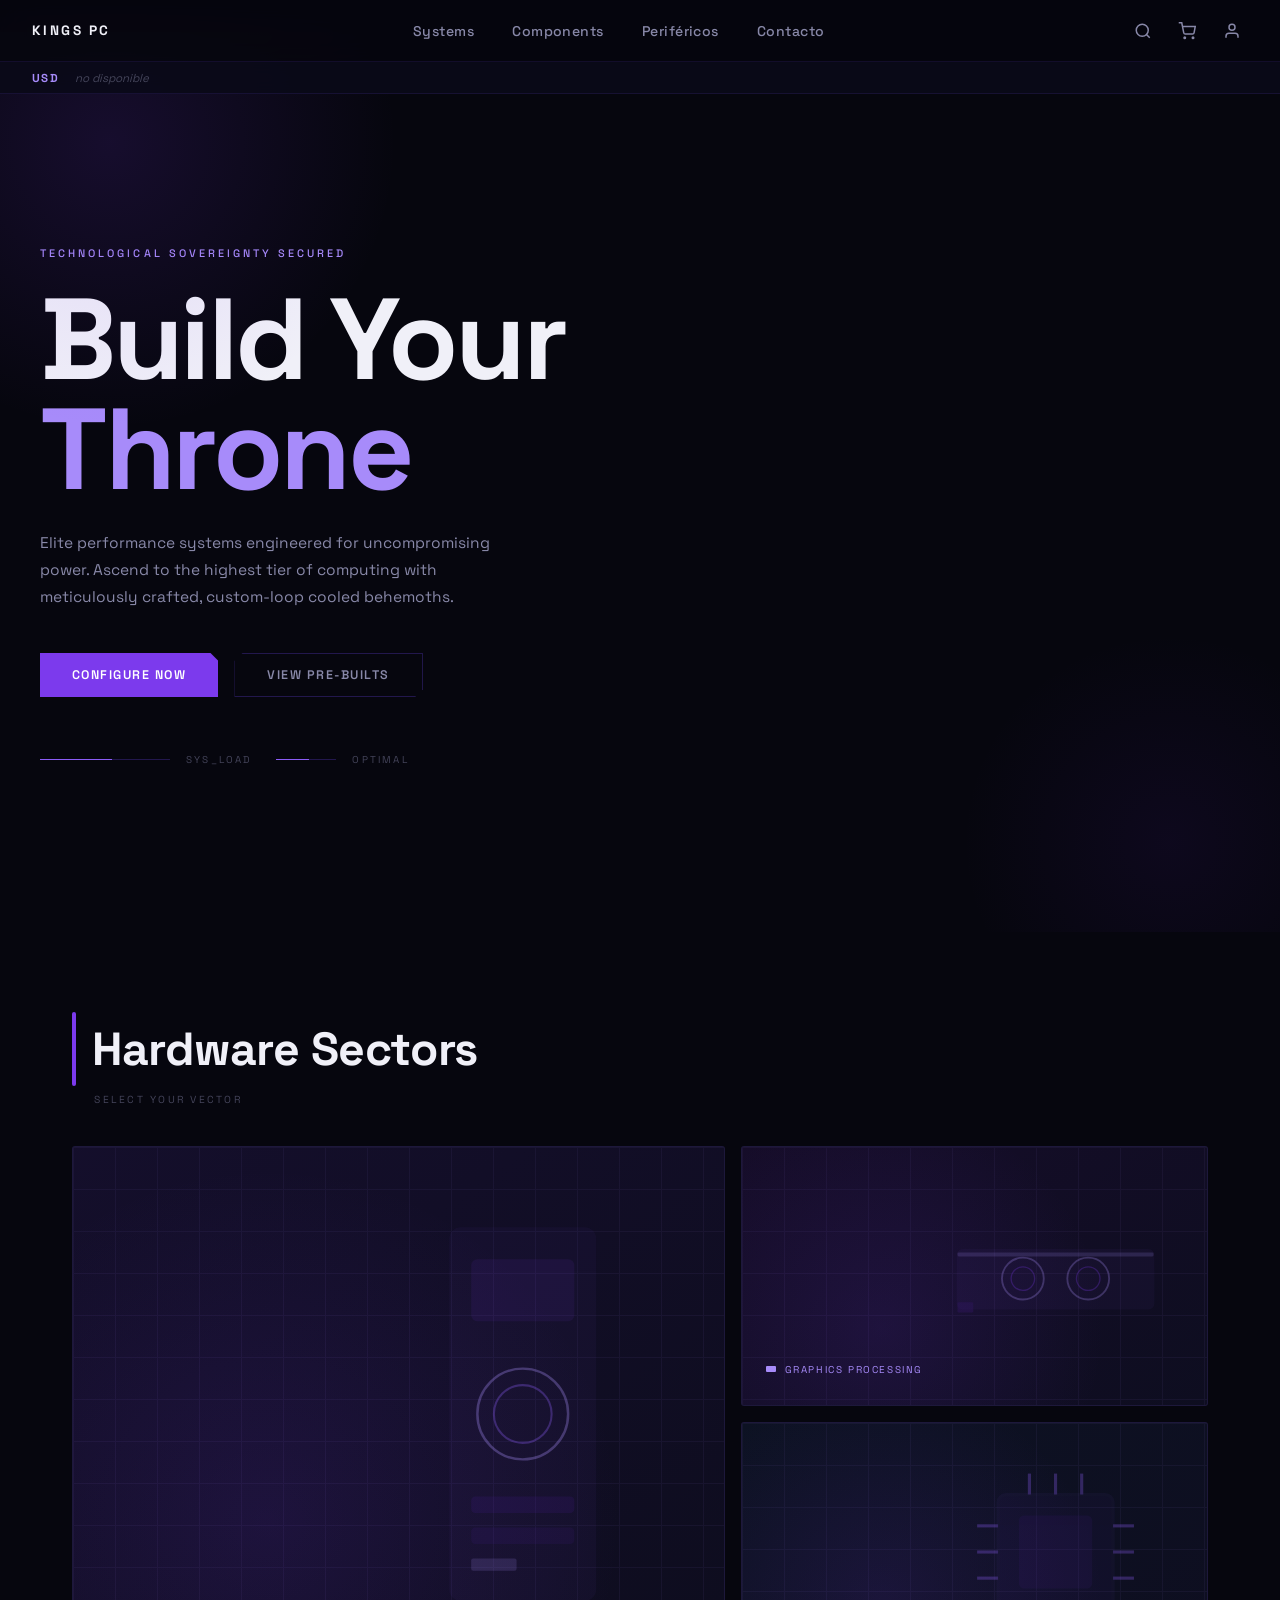
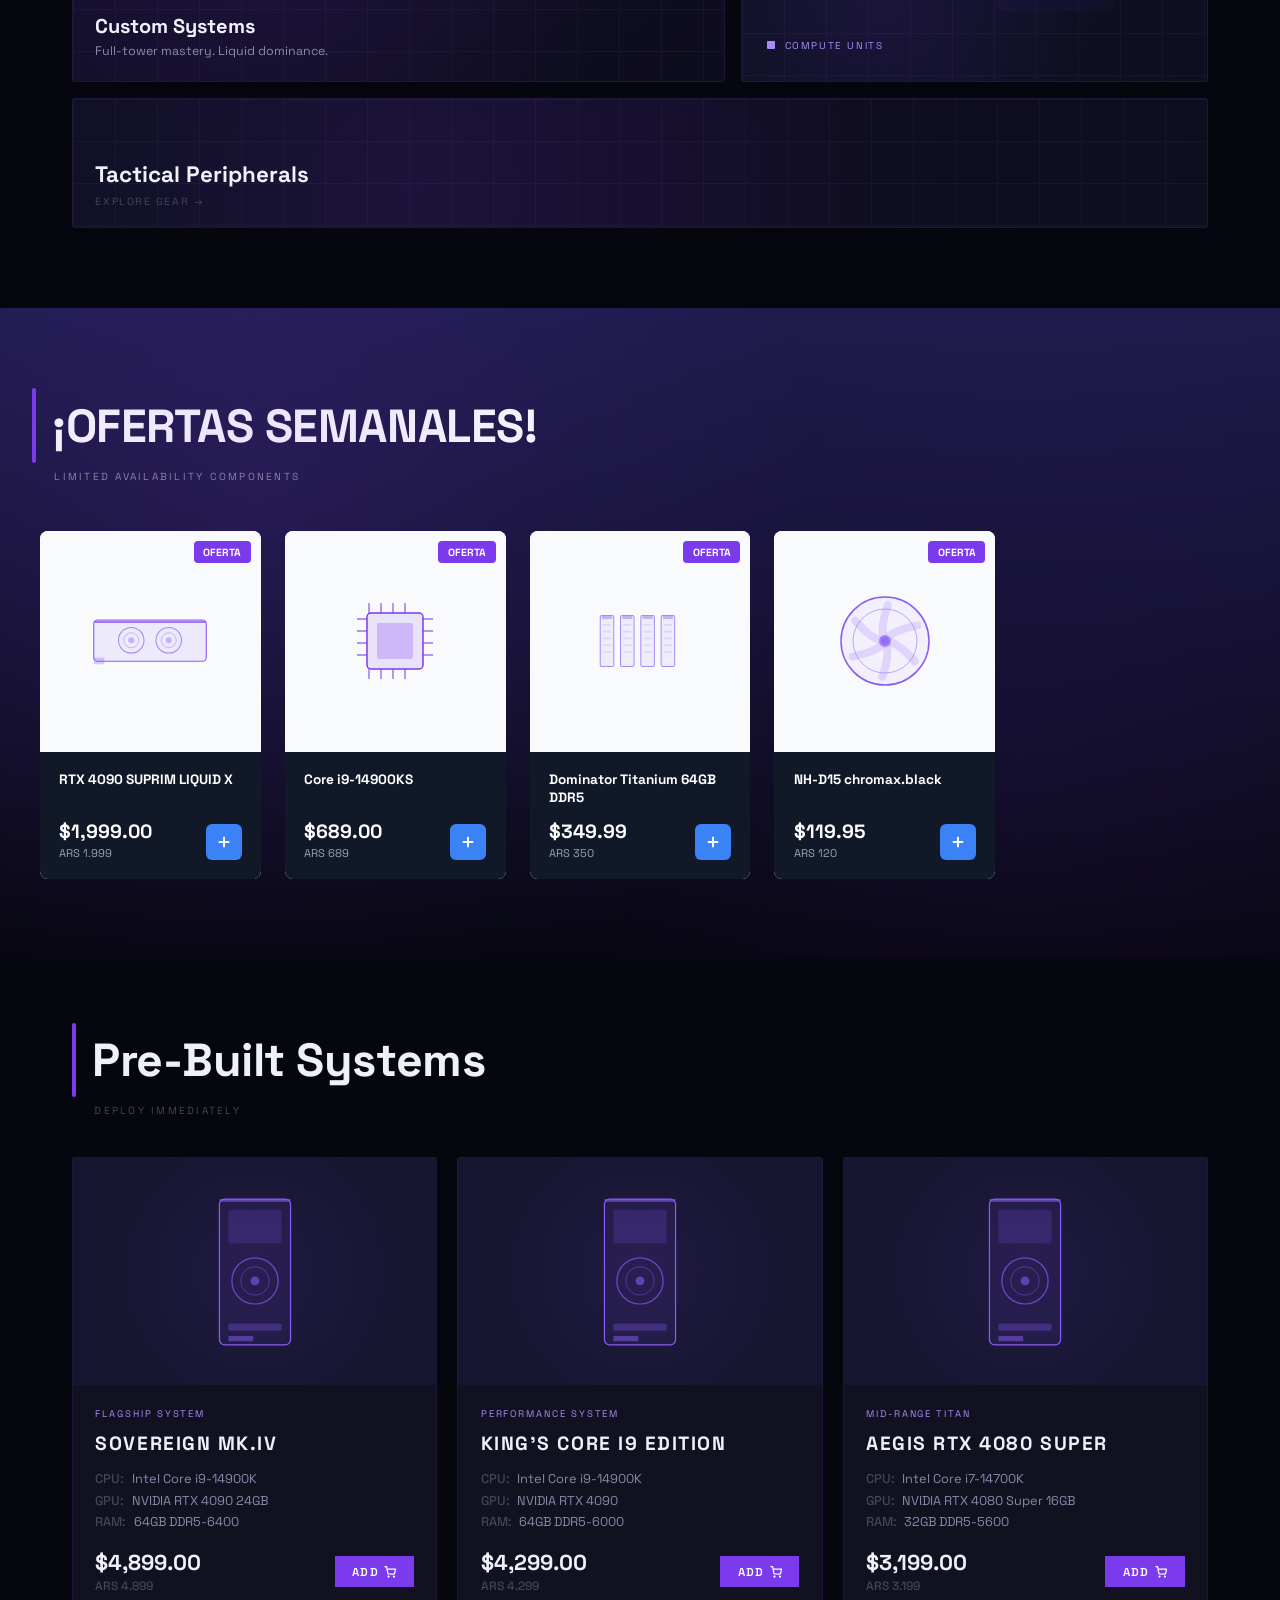
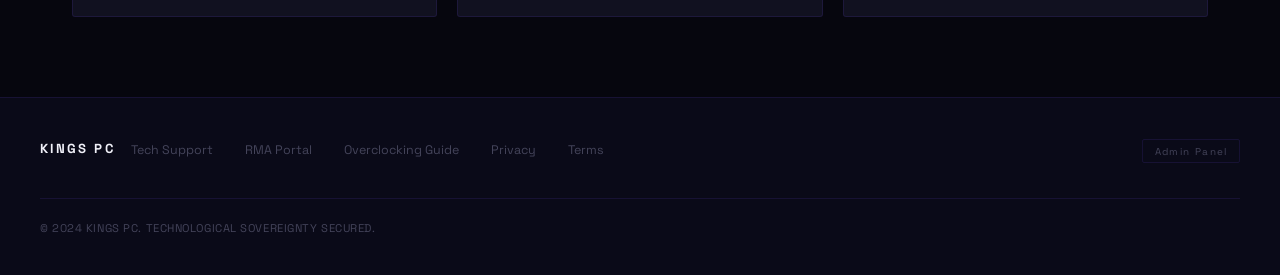
<file: kings-pc.html>
<!DOCTYPE html>
<html lang="en">
<head>
  <meta charset="UTF-8">
  <meta name="viewport" content="width=device-width, initial-scale=1.0">
  <title>KINGS PC — Technological Sovereignty Secured</title>
  <link rel="preconnect" href="https://fonts.googleapis.com">
  <link href="https://fonts.googleapis.com/css2?family=Space+Grotesk:wght@300;400;500;600;700&display=swap" rel="stylesheet">
  <link rel="stylesheet" href="assets/styles.css">
</head>
<body>

<!-- ── PROMO BANNER ── -->
<div class="promo-banner" id="promo-banner">
  <div class="promo-inner">
    <div class="promo-fire">🔥</div>
    <span class="promo-text" id="promo-text">HOT SALE FINALIZA EN</span>
    <div class="promo-timer" id="promo-timer">
      <div class="time-box"><span id="t-days">00</span><small>DÍAS</small></div>
      <div class="time-sep">:</div>
      <div class="time-box"><span id="t-hours">00</span><small>HS</small></div>
      <div class="time-sep">:</div>
      <div class="time-box"><span id="t-mins">00</span><small>MIN</small></div>
      <div class="time-sep">:</div>
      <div class="time-box"><span id="t-secs">00</span><small>SEG</small></div>
    </div>
    <div class="promo-fire">🔥</div>
  </div>
</div>

<!-- ── NAVIGATION ── -->
<nav class="nav">
  <div class="nav-logo" onclick="goView('home')">KINGS PC</div>
  <ul class="nav-links" id="nav-links"><!-- rendered by app.js --></ul>
  <div class="nav-actions">
    <button class="nav-icon" onclick="goView('home')" title="Search">
      <svg width="18" height="18" viewBox="0 0 24 24" fill="none" stroke="currentColor" stroke-width="2"><circle cx="11" cy="11" r="8"/><line x1="21" y1="21" x2="16.65" y2="16.65"/></svg>
    </button>
    <button class="nav-icon" onclick="goView('cart')" title="Cart">
      <svg width="18" height="18" viewBox="0 0 24 24" fill="none" stroke="currentColor" stroke-width="2"><circle cx="9" cy="21" r="1"/><circle cx="20" cy="21" r="1"/><path d="M1 1h4l2.68 13.39a2 2 0 0 0 2 1.61h9.72a2 2 0 0 0 2-1.61L23 6H6"/></svg>
      <span class="cart-badge" id="cart-badge">0</span>
    </button>
    <button class="nav-icon" onclick="toggleAuthModal()" title="Account">
      <svg width="18" height="18" viewBox="0 0 24 24" fill="none" stroke="currentColor" stroke-width="2"><path d="M20 21v-2a4 4 0 0 0-4-4H8a4 4 0 0 0-4 4v2"/><circle cx="12" cy="7" r="4"/></svg>
      <span class="user-status-dot" id="user-status-dot"></span>
    </button>
    <button class="hamburger" id="ham-btn" onclick="toggleMobNav()">
      <span></span><span></span><span></span>
    </button>
  </div>
</nav>

<!-- ── TICKER DÓLAR ── -->
<div class="dolar-ticker" id="dolar-ticker">
  <span class="ticker-label">USD</span>
  <div class="ticker-items" id="ticker-items">
    <span class="ticker-item loading">cargando cotizaciones…</span>
  </div>
  <span class="ticker-updated" id="ticker-updated"></span>
</div>

<!-- ── MOBILE NAV ── -->
<div class="mob-nav" id="mob-nav">
  <button class="mob-close" onclick="toggleMobNav()">✕</button>
  <div id="mob-nav-links"><!-- rendered by app.js --></div>
</div>

<!-- ══════════════════════════════ HOME VIEW ══════════════════════════════ -->
<section class="view active" id="v-home">

  <!-- HERO -->
  <div class="hero">
    <div class="hero-inner">
      <p class="hero-tag" id="hero-tag"></p>
      <h1 class="hero-title" id="hero-title"></h1>
      <p class="hero-desc" id="hero-desc"></p>
      <div class="hero-btns">
        <button class="btn-fill" id="hero-btn1" onclick="goView('components')"></button>
        <button class="btn-ghost" id="hero-btn2" onclick="scrollToSystems()"></button>
      </div>
      <div class="hero-indicator">
        <div class="ind-bar"></div>
        <span class="ind-label">Sys_Load</span>
        <div class="ind-bar" style="width:60px;margin-left:.5rem"></div>
        <span class="ind-label">Optimal</span>
      </div>
    </div>
  </div>

  <!-- HARDWARE SECTORS -->
  <div class="sectors">
    <div class="sec-hdr">
      <h2>Hardware Sectors</h2>
      <p class="sec-sub">Select Your Vector</p>
    </div>
    <div class="sectors-grid">

      <!-- Large: Custom Systems -->
      <div class="sector-card large" onclick="goView('home');scrollToSystems()">
        <div class="sector-bg bg-custom"></div>
        <div class="sector-grid-lines"></div>
        <div class="sector-glow"></div>
        <svg style="position:absolute;right:12%;top:50%;transform:translateY(-50%);width:38%;opacity:.35" viewBox="0 0 120 200" fill="none" xmlns="http://www.w3.org/2000/svg">
          <rect x="25" y="10" width="70" height="180" rx="5" fill="#8b5cf6" opacity=".12" stroke="#8b5cf6" stroke-width="1.2"/>
          <rect x="35" y="25" width="50" height="30" rx="3" fill="#7c3aed" opacity=".25"/>
          <circle cx="60" cy="100" r="22" fill="none" stroke="#a78bfa" stroke-width="1.2"/>
          <circle cx="60" cy="100" r="14" fill="none" stroke="#8b5cf6" stroke-width="1"/>
          <rect x="35" y="140" width="50" height="8" rx="2" fill="#5b21b6" opacity=".4"/>
          <rect x="35" y="155" width="50" height="8" rx="2" fill="#5b21b6" opacity=".3"/>
          <rect x="35" y="170" width="22" height="6" rx="1" fill="#a78bfa" opacity=".5"/>
        </svg>
        <div class="sector-label">
          <div class="sector-name" id="sector-custom-name">Custom Systems</div>
          <div class="sector-desc" id="sector-custom-desc">Full-tower mastery. Liquid dominance.</div>
        </div>
      </div>

      <!-- Graphics Processing -->
      <div class="sector-card" onclick="goView('components')">
        <div class="sector-bg bg-gpu"></div>
        <div class="sector-grid-lines"></div>
        <div class="sector-glow"></div>
        <svg style="position:absolute;right:10%;top:50%;transform:translateY(-50%);width:45%;opacity:.3" viewBox="0 0 160 80" fill="none" xmlns="http://www.w3.org/2000/svg">
          <rect x="5" y="20" width="150" height="45" rx="4" fill="#8b5cf6" opacity=".15" stroke="#8b5cf6" stroke-width="1.2"/>
          <circle cx="55" cy="42" r="16" fill="none" stroke="#a78bfa" stroke-width="1.4"/>
          <circle cx="55" cy="42" r="9" fill="none" stroke="#7c3aed" stroke-width="1"/>
          <circle cx="105" cy="42" r="16" fill="none" stroke="#a78bfa" stroke-width="1.4"/>
          <circle cx="105" cy="42" r="9" fill="none" stroke="#7c3aed" stroke-width="1"/>
          <rect x="5" y="60" width="12" height="8" rx="1" fill="#5b21b6" opacity=".5"/>
          <rect x="5" y="22" width="150" height="3" rx="1" fill="#a78bfa" opacity=".6"/>
        </svg>
        <div class="sector-label">
          <div class="sector-icon-row">
            <svg width="12" height="12" viewBox="0 0 24 24" fill="currentColor"><rect x="2" y="6" width="20" height="12" rx="2"/></svg>
            <span id="sector-gpu-name">Graphics Processing</span>
          </div>
        </div>
      </div>

      <!-- Compute Units -->
      <div class="sector-card" onclick="goView('components')">
        <div class="sector-bg bg-cpu"></div>
        <div class="sector-grid-lines"></div>
        <div class="sector-glow"></div>
        <svg style="position:absolute;right:10%;top:50%;transform:translateY(-50%);width:45%;opacity:.3" viewBox="0 0 80 80" fill="none" xmlns="http://www.w3.org/2000/svg">
          <rect x="18" y="18" width="44" height="44" rx="3" fill="#7c3aed" opacity=".15" stroke="#8b5cf6" stroke-width="1.2"/>
          <rect x="26" y="26" width="28" height="28" rx="2" fill="#5b21b6" opacity=".3"/>
          <line x1="18" y1="30" x2="10" y2="30" stroke="#8b5cf6" stroke-width="1.2"/>
          <line x1="18" y1="40" x2="10" y2="40" stroke="#8b5cf6" stroke-width="1.2"/>
          <line x1="18" y1="50" x2="10" y2="50" stroke="#8b5cf6" stroke-width="1.2"/>
          <line x1="62" y1="30" x2="70" y2="30" stroke="#8b5cf6" stroke-width="1.2"/>
          <line x1="62" y1="40" x2="70" y2="40" stroke="#8b5cf6" stroke-width="1.2"/>
          <line x1="62" y1="50" x2="70" y2="50" stroke="#8b5cf6" stroke-width="1.2"/>
          <line x1="30" y1="18" x2="30" y2="10" stroke="#8b5cf6" stroke-width="1.2"/>
          <line x1="40" y1="18" x2="40" y2="10" stroke="#8b5cf6" stroke-width="1.2"/>
          <line x1="50" y1="18" x2="50" y2="10" stroke="#8b5cf6" stroke-width="1.2"/>
        </svg>
        <div class="sector-label">
          <div class="sector-icon-row">
            <svg width="12" height="12" viewBox="0 0 24 24" fill="currentColor"><rect x="4" y="4" width="16" height="16" rx="2"/></svg>
            <span id="sector-cpu-name">Compute Units</span>
          </div>
        </div>
      </div>

    </div>

    <!-- Peripherals full-width card -->
    <div class="sector-card" style="margin-top:1rem;height:130px;" onclick="goView('home')">
      <div class="sector-bg bg-periph"></div>
      <div class="sector-grid-lines"></div>
      <div class="sector-glow"></div>
      <div class="sector-label" style="bottom:1.2rem">
        <div class="sector-name" style="font-size:1.4rem" id="sector-periph-name">Tactical Peripherals</div>
        <div class="sector-cta" id="sector-periph-cta">Explore Gear →</div>
      </div>
    </div>
  </div>

    </div>
  </div>

  <!-- WEEKLY OFFERS -->
  <div class="weekly-offers" id="weekly-offers-section">
    <div class="offers-bg"></div>
    <div class="sec-hdr">
      <h2 style="color:#fff">¡OFERTAS SEMANALES!</h2>
      <p class="sec-sub" style="color:rgba(255,255,255,.5)">Limited availability components</p>
    </div>
    <div class="offers-grid" id="offers-grid"></div>
  </div>

  <!-- FEATURED SYSTEMS -->
  <div class="featured" id="featured-systems">
    <div class="sec-hdr">
      <h2>Pre-Built Systems</h2>
      <p class="sec-sub">Deploy Immediately</p>
    </div>
    <div class="sys-grid" id="sys-grid"></div>
  </div>

</section>

<!-- ══════════════════════════════ COMPONENTS VIEW ══════════════════════════════ -->
<section class="view" id="v-components">
  <div class="page-top">
    <h1>Components</h1>
  </div>
  <div class="comp-layout">
    <aside class="filters">
      <div class="filter-group">
        <div class="filter-lbl">Category</div>
        <label class="filter-opt"><input type="checkbox" checked data-filter="cat" value="gpu"><label>Graphics Cards (GPU)</label></label>
        <label class="filter-opt"><input type="checkbox" data-filter="cat" value="cpu"><label>Processors (CPU)</label></label>
        <label class="filter-opt"><input type="checkbox" data-filter="cat" value="mb"><label>Motherboards</label></label>
        <label class="filter-opt"><input type="checkbox" data-filter="cat" value="ram"><label>Memory (RAM)</label></label>
        <label class="filter-opt"><input type="checkbox" data-filter="cat" value="storage"><label>Storage (NVMe)</label></label>
        <label class="filter-opt"><input type="checkbox" data-filter="cat" value="cooling"><label>Cooling</label></label>
      </div>
      <div class="filter-group">
        <div class="filter-lbl">Brand</div>
        <label class="filter-opt"><input type="checkbox" checked data-filter="brand" value="nvidia"><label>NVIDIA</label></label>
        <label class="filter-opt"><input type="checkbox" checked data-filter="brand" value="amd"><label>AMD</label></label>
        <label class="filter-opt"><input type="checkbox" data-filter="brand" value="intel"><label>Intel</label></label>
        <label class="filter-opt"><input type="checkbox" data-filter="brand" value="corsair"><label>Corsair</label></label>
        <label class="filter-opt"><input type="checkbox" data-filter="brand" value="noctua"><label>Noctua</label></label>
      </div>
      <div class="filter-group">
        <div class="filter-lbl">Price Range</div>
        <div class="price-btns">
          <button class="price-btn" onclick="setPriceFilter('under500',this)">Under $500</button>
          <button class="price-btn on" onclick="setPriceFilter('500plus',this)">$500+</button>
          <button class="price-btn on" onclick="setPriceFilter('3000plus',this)">$3000+</button>
        </div>
      </div>
    </aside>
    <div class="prod-grid" id="prod-grid"></div>
  </div>
</section>

<!-- ══════════════════════════════ PRODUCT DETAIL VIEW ══════════════════════════════ -->
<section class="view" id="v-detail">
  <div class="detail-view" id="detail-inner"></div>
</section>

<!-- ══════════════════════════════ CART VIEW ══════════════════════════════ -->
<section class="view" id="v-cart">
  <div class="cart-view">
    <h1 class="cart-ttl">Active Requisition</h1>
    <p class="cart-sub">Verify specifications before initialization</p>
    <div class="cart-layout">
      <div class="cart-items" id="cart-items"></div>
      <div class="order-sum">
        <h3>Order Summary</h3>
        <div class="o-row"><span class="ol" id="cart-item-count">Subtotal (0 items)</span><span class="ov" id="cart-subtotal">$0.00</span></div>
        <div class="o-row"><span class="ol">Secure Shipping</span><span class="om">Calculated next</span></div>
        <div class="o-row"><span class="ol">Estimated Tax</span><span class="om">—</span></div>
        <div class="o-total">
          <span class="ol">Total Due</span>
          <span class="oa" id="cart-total">$0.00</span>
        </div>
        <button class="btn-checkout" onclick="showToast('Redirecting to secure checkout...')">
          Initialize Checkout →
        </button>
        <div class="secure-row">
          <svg width="12" height="12" viewBox="0 0 24 24" fill="none" stroke="currentColor" stroke-width="2"><rect x="3" y="11" width="18" height="11" rx="2"/><path d="M7 11V7a5 5 0 0 1 10 0v4"/></svg>
          Encrypted Transaction
        </div>
      </div>
    </div>
  </div>
</section>

<!-- ── AUTH MODAL ── -->
<div class="auth-overlay" id="auth-overlay">
  <div class="auth-modal">
    <button class="auth-close" onclick="toggleAuthModal()">✕</button>
    
    <div id="auth-logged-in" style="display:none">
      <div class="auth-profile">
        <div class="profile-avatar" id="p-avatar"></div>
        <h2 id="p-name">Username</h2>
        <p id="p-email">user@example.com</p>
        <div class="profile-actions">
          <button class="btn-fill" onclick="logout()">Terminate Session</button>
        </div>
      </div>
    </div>

    <div id="auth-logged-out">
      <div class="auth-tabs">
        <button class="auth-tab active" id="tab-login" onclick="setAuthTab('login')">Login</button>
        <button class="auth-tab" id="tab-signup" onclick="setAuthTab('signup')">Register</button>
      </div>

      <div class="auth-form active" id="form-login">
        <div class="a-field">
          <label>Email Address</label>
          <input type="email" id="l-email" placeholder="name@domain.com">
        </div>
        <div class="a-field">
          <label>Password</label>
          <input type="password" id="l-pass" placeholder="••••••••">
        </div>
        <button class="btn-auth" onclick="login()">Access System</button>
      </div>

      <div class="auth-form" id="form-signup">
        <div class="a-field">
          <label>Full Name</label>
          <input type="text" id="s-name" placeholder="John Doe">
        </div>
        <div class="a-field">
          <label>Email Address</label>
          <input type="email" id="s-email" placeholder="name@domain.com">
        </div>
        <div class="a-field">
          <label>Password</label>
          <input type="password" id="s-pass" placeholder="••••••••">
        </div>
        <button class="btn-auth" onclick="signup()">Initialize Registration</button>
      </div>
    </div>
  </div>
</div>

<!-- ── FOOTER ── -->
<footer>
  <div class="footer-inner">
    <div class="f-logo">Kings PC</div>
    <ul class="f-links" id="f-links"><!-- rendered by app.js --></ul>
    <div style="margin-left:auto">
      <a href="admin/index.html" class="admin-link">Admin Panel</a>
    </div>
    <p class="f-copy" id="f-copy"></p>
  </div>
</footer>

<!-- Toast -->
<div class="toast" id="toast">
  <div class="toast-dot"></div>
  <span id="toast-msg"></span>
</div>

<script src="assets/app.js"></script>
</body>
</html>
</file>
<file: assets/styles.css>
:root {
  --bg0: #06060e;
  --bg1: #0a0a18;
  --bg2: #0f0f20;
  --bg3: #141428;
  --card: #111120;
  --card2: #161630;
  --acc: #7c3aed;
  --acc-mid: #8b5cf6;
  --acc-light: #a78bfa;
  --acc-pale: #c4b5fd;
  --acc-glow: rgba(124,58,237,.22);
  --txt: #f0f0f8;
  --txt2: #8888a8;
  --txt3: #44445a;
  --bdr: rgba(110,70,240,.13);
  --bdr-mid: rgba(110,70,240,.28);
  --bdr-hi: rgba(110,70,240,.55);
}
*,*::before,*::after{box-sizing:border-box;margin:0;padding:0}
html{scroll-behavior:smooth}
body{font-family:'Space Grotesk',-apple-system,sans-serif;background:var(--bg0);color:var(--txt);min-height:100vh;overflow-x:hidden}

/* ── NAV ── */
.nav{
  position:fixed;top:0;left:0;right:0;z-index:100;
  display:flex;align-items:center;justify-content:space-between;
  padding:0 2rem;height:62px;
  background:rgba(6,6,14,.88);backdrop-filter:blur(20px);-webkit-backdrop-filter:blur(20px);
  border-bottom:1px solid var(--bdr);
}
.nav-logo{font-size:.85rem;font-weight:700;letter-spacing:.18em;text-transform:uppercase;cursor:pointer;transition:color .2s}
.nav-logo:hover{color:var(--acc-light)}
.nav-links{display:flex;gap:2.4rem;list-style:none}
.nav-links a{text-decoration:none;color:var(--txt2);font-size:.88rem;font-weight:500;letter-spacing:.03em;cursor:pointer;transition:color .2s;padding-bottom:2px;border-bottom:1px solid transparent}
.nav-links a:hover,.nav-links a.active{color:var(--txt)}
.nav-links a.active{border-bottom-color:var(--acc-mid)}
.nav-actions{display:flex;align-items:center;gap:.75rem}
.nav-icon{background:none;border:none;color:var(--txt2);cursor:pointer;padding:.45rem;border-radius:6px;transition:color .2s,background .2s;display:flex;align-items:center;justify-content:center;position:relative}
.nav-icon:hover{color:var(--txt);background:var(--bg3)}
.cart-badge{position:absolute;top:-4px;right:-4px;background:var(--acc);color:#fff;font-size:.58rem;font-weight:700;width:16px;height:16px;border-radius:50%;display:flex;align-items:center;justify-content:center;pointer-events:none}
.hamburger{display:none;background:none;border:none;cursor:pointer;padding:4px;flex-direction:column;gap:5px}
.hamburger span{display:block;width:22px;height:2px;background:var(--txt2);border-radius:2px;transition:all .3s}

/* ── TICKER DÓLAR ── */
.dolar-ticker{
  position:fixed;top:62px;left:0;right:0;z-index:99;
  display:flex;align-items:center;gap:1rem;
  padding:0 2rem;height:32px;
  background:rgba(10,10,24,.92);backdrop-filter:blur(12px);
  border-bottom:1px solid var(--bdr);
  font-size:.72rem;overflow:hidden;
}
.ticker-label{
  font-weight:700;letter-spacing:.12em;text-transform:uppercase;
  color:var(--acc-light);flex-shrink:0;
}
.ticker-items{display:flex;gap:1.6rem;flex:1;overflow:hidden}
.ticker-item{
  display:flex;align-items:center;gap:.45rem;white-space:nowrap;color:var(--txt2);
}
.ticker-item.loading{color:var(--txt3);font-style:italic}
.ticker-casa{font-weight:600;color:var(--txt);letter-spacing:.04em}
.ticker-buy{color:#6ee7b7}
.ticker-sell{color:#f87171}
.ticker-sep{color:var(--txt3)}
.ticker-updated{flex-shrink:0;color:var(--txt3);font-size:.65rem;margin-left:auto}

/* ── VIEWS ── */
.view{display:none}.view.active{display:block}

/* ── HERO ── */
.hero{
  min-height:100vh;display:flex;flex-direction:column;justify-content:center;
  padding:8rem 2rem 5rem;margin-top:32px;position:relative;overflow:hidden;
}
.hero::before{content:'';position:absolute;top:-180px;left:-180px;width:580px;height:580px;background:radial-gradient(circle,rgba(124,58,237,.14) 0%,transparent 70%);pointer-events:none}
.hero::after{content:'';position:absolute;bottom:-120px;right:-100px;width:420px;height:420px;background:radial-gradient(circle,rgba(91,33,182,.09) 0%,transparent 70%);pointer-events:none}
.hero-inner{max-width:1200px;margin:0 auto;width:100%}
.hero-tag{font-size:.68rem;letter-spacing:.28em;text-transform:uppercase;color:var(--acc-light);margin-bottom:1.6rem;font-weight:500}
.hero-title{font-size:clamp(3.2rem,9vw,7.5rem);font-weight:700;line-height:.95;margin-bottom:1.6rem;letter-spacing:-.03em}
.hero-title .acc{color:var(--acc-light)}
.hero-desc{font-size:.97rem;color:var(--txt2);line-height:1.75;max-width:460px;margin-bottom:2.6rem}
.hero-btns{display:flex;gap:1rem;flex-wrap:wrap}
.btn-fill{
  background:var(--acc);color:#fff;border:none;padding:.82rem 2rem;
  font-family:inherit;font-size:.78rem;font-weight:600;letter-spacing:.12em;text-transform:uppercase;
  cursor:pointer;transition:background .2s,transform .15s;
  clip-path:polygon(0 0,calc(100% - 8px) 0,100% 8px,100% 100%,0 100%);
}
.btn-fill:hover{background:var(--acc-mid);transform:translateY(-1px)}
.btn-ghost{
  background:transparent;color:var(--txt2);padding:.82rem 2rem;
  border:1px solid var(--bdr-mid);font-family:inherit;font-size:.78rem;font-weight:600;letter-spacing:.12em;text-transform:uppercase;
  cursor:pointer;transition:all .2s;
  clip-path:polygon(8px 0,100% 0,100% calc(100% - 8px),calc(100% - 8px) 100%,0 100%,0 8px);
}
.btn-ghost:hover{color:var(--txt);border-color:var(--bdr-hi);transform:translateY(-1px)}
.hero-indicator{display:flex;align-items:center;gap:1rem;margin-top:3.5rem}
.ind-bar{height:1px;width:130px;background:var(--bdr-mid);position:relative;overflow:hidden}
.ind-bar::after{content:'';position:absolute;left:0;top:0;height:100%;width:55%;background:var(--acc-mid);animation:indSlide 3s ease-in-out infinite}
@keyframes indSlide{0%{transform:translateX(-100%)}50%{transform:translateX(100%)}100%{transform:translateX(220%)}}
.ind-label{font-size:.62rem;letter-spacing:.22em;color:var(--txt3);text-transform:uppercase}

/* ── SECTORS ── */
.sectors{padding:5rem 2rem;max-width:1200px;margin:0 auto}
.sec-hdr{margin-bottom:2.5rem}
.sec-hdr h2{font-size:clamp(1.8rem,4vw,2.9rem);font-weight:700;letter-spacing:-.01em;display:flex;align-items:center;gap:1rem}
.sec-hdr h2::before{content:'';display:block;width:4px;height:1.6em;background:var(--acc);border-radius:2px;flex-shrink:0}
.sec-sub{font-size:.64rem;letter-spacing:.22em;text-transform:uppercase;color:var(--txt3);margin-top:.45rem;margin-left:1.4rem}
.sectors-grid{display:grid;grid-template-columns:1.4fr 1fr;grid-template-rows:260px 260px;gap:1rem}
.sector-card{
  position:relative;border-radius:3px;overflow:hidden;cursor:pointer;
  border:1px solid var(--bdr);transition:border-color .3s,transform .3s;background:var(--card);
}
.sector-card:hover{border-color:var(--bdr-mid);transform:scale(1.015)}
.sector-card.large{grid-row:1/3}
.sector-bg{position:absolute;inset:0;background-size:cover;background-position:center;opacity:.35;transition:opacity .3s,transform .4s}
.sector-card:hover .sector-bg{opacity:.55;transform:scale(1.06)}
.sector-grid-lines{
  position:absolute;inset:0;opacity:.06;
  background-image:linear-gradient(var(--acc-light) 1px,transparent 1px),linear-gradient(90deg,var(--acc-light) 1px,transparent 1px);
  background-size:42px 42px;
}
.sector-label{position:absolute;bottom:1.4rem;left:1.4rem;right:1.4rem}
.sector-icon-row{font-size:.62rem;letter-spacing:.16em;color:var(--acc-light);text-transform:uppercase;margin-bottom:.45rem;display:flex;align-items:center;gap:.5rem}
.sector-name{font-size:1.25rem;font-weight:700;color:var(--txt)}
.sector-desc{font-size:.78rem;color:var(--txt2);margin-top:.28rem}
.sector-cta{font-size:.65rem;letter-spacing:.15em;color:var(--txt3);text-transform:uppercase;margin-top:.4rem}
.sector-glow{position:absolute;inset:0;background:radial-gradient(circle at 30% 70%,rgba(124,58,237,.12) 0%,transparent 60%);pointer-events:none}
.bg-custom{background:linear-gradient(145deg,#1a0a40 0%,#07051a 100%)}
.bg-gpu{background:linear-gradient(145deg,#1e053a 0%,#080720 100%)}
.bg-cpu{background:linear-gradient(145deg,#051428 0%,#080820 100%)}
.bg-periph{background:linear-gradient(90deg,#050a1e 0%,#100528 50%,#050a1e 100%)}

/* ── FEATURED SYSTEMS ── */
.featured{padding:4rem 2rem 5rem;max-width:1200px;margin:0 auto}
.sys-grid{display:grid;grid-template-columns:repeat(auto-fill,minmax(300px,1fr));gap:1.25rem;margin-top:2.5rem}
.sys-card{
  background:var(--card);border:1px solid var(--bdr);border-radius:3px;
  overflow:hidden;cursor:pointer;transition:all .3s;
}
.sys-card:hover{border-color:var(--bdr-mid);transform:translateY(-4px);box-shadow:0 16px 50px rgba(124,58,237,.14)}
.sys-img{width:100%;aspect-ratio:16/10;display:flex;align-items:center;justify-content:center;overflow:hidden;position:relative}
.sys-info{padding:1.4rem}
.sys-tier{font-size:.6rem;letter-spacing:.2em;color:var(--acc-light);text-transform:uppercase;margin-bottom:.7rem}
.sys-name{font-size:1.2rem;font-weight:700;text-transform:uppercase;letter-spacing:.08em;margin-bottom:.9rem}
.sys-specs{display:flex;flex-direction:column;gap:.28rem;margin-bottom:1.2rem}
.sys-spec-row{font-size:.8rem;color:var(--txt2)}
.sys-spec-row strong{color:var(--txt3);font-weight:500;margin-right:.45rem}
.sys-foot{display:flex;align-items:center;justify-content:space-between}
.sys-price-usd{font-size:1.35rem;font-weight:700;color:var(--txt)}
.sys-price-ars{font-size:.75rem;color:var(--txt3);font-weight:500;margin-top:.1rem}
.prod-price-container,.sys-price-container{display:flex;flex-direction:column}
.prod-price-usd{font-size:1.15rem;font-weight:700;color:var(--txt)}
.prod-price-ars{font-size:.68rem;color:var(--txt3);font-weight:500}

/* Detail View Prices */
.detail-price-container{margin-bottom:2rem;display:flex;flex-direction:column;gap:.2rem}
.detail-price-usd{font-size:2.6rem;font-weight:700;color:var(--txt)}
.detail-price-ars{font-size:1.1rem;color:var(--txt3);font-weight:500;letter-spacing:.02em}

/* Cart Sums */
#cart-subtotal,#cart-total{display:flex;flex-direction:column;align-items:flex-end}
.sum-ars{font-size:.8rem;color:var(--txt3);margin-top:.2rem}
.sum-total-ars{font-size:.9rem;color:var(--txt3);margin-top:.3rem;font-weight:500}

/* Cart Items Prices */
.ci-price-container{display:flex;flex-direction:column;align-items:flex-end}
.ci-price-usd{font-size:1.1rem;font-weight:700;color:var(--acc-light)}
.ci-price-ars{font-size:.72rem;color:var(--txt3);font-weight:500}

/* ── COMPONENTS PAGE ── */
.page-top{padding:6.5rem 2rem 1.8rem;border-bottom:1px solid var(--bdr);background:var(--bg1)}
.page-top h1{font-size:clamp(1.4rem,3vw,2rem);font-weight:700;letter-spacing:.06em;text-transform:uppercase}
.comp-layout{display:grid;grid-template-columns:230px 1fr;gap:2rem;max-width:1200px;margin:0 auto;padding:2rem}
.filters{position:sticky;top:75px;height:fit-content}
.filter-group{margin-bottom:1.8rem}
.filter-lbl{font-size:.62rem;letter-spacing:.22em;text-transform:uppercase;color:var(--txt3);margin-bottom:.9rem;border-bottom:1px solid var(--bdr);padding-bottom:.45rem}
.filter-opt{display:flex;align-items:center;gap:.7rem;margin-bottom:.55rem;cursor:pointer}
.filter-opt input[type=checkbox]{
  appearance:none;-webkit-appearance:none;width:15px;height:15px;
  border:1px solid var(--bdr-mid);background:var(--bg2);border-radius:3px;cursor:pointer;
  position:relative;flex-shrink:0;transition:background .2s,border-color .2s;
}
.filter-opt input[type=checkbox]:checked{background:var(--acc);border-color:var(--acc)}
.filter-opt input[type=checkbox]:checked::after{
  content:'';position:absolute;left:4px;top:1px;width:5px;height:9px;
  border:2px solid #fff;border-top:none;border-left:none;transform:rotate(45deg);
}
.filter-opt label{font-size:.84rem;color:var(--txt2);cursor:pointer;transition:color .2s}
.filter-opt:hover label{color:var(--txt)}
.price-btns{display:flex;gap:.5rem;flex-wrap:wrap}
.price-btn{
  background:var(--bg3);border:1px solid var(--bdr-mid);color:var(--txt2);
  padding:.38rem .85rem;font-family:inherit;font-size:.76rem;font-weight:500;
  cursor:pointer;transition:all .2s;border-radius:2px;
}
.price-btn:hover,.price-btn.on{background:var(--acc);border-color:var(--acc);color:#fff}
.prod-grid{display:grid;grid-template-columns:repeat(auto-fill,minmax(232px,1fr));gap:1rem}
.prod-card{
  background:var(--card);border:1px solid var(--bdr);border-radius:3px;
  overflow:hidden;cursor:pointer;transition:border-color .3s,transform .2s,box-shadow .3s;
}
.prod-card:hover{border-color:var(--bdr-mid);transform:translateY(-3px);box-shadow:0 12px 40px rgba(124,58,237,.12)}
.prod-img{width:100%;aspect-ratio:1;display:flex;align-items:center;justify-content:center;overflow:hidden;position:relative}
.prod-stat{
  display:flex;justify-content:space-between;padding:.45rem .9rem;
  background:rgba(0,0,0,.28);border-top:1px solid var(--bdr);border-bottom:1px solid var(--bdr);
}
.stat-lbl{font-size:.63rem;letter-spacing:.1em;color:var(--txt3);text-transform:uppercase}
.stat-val{font-size:.63rem;letter-spacing:.06em;color:var(--acc-light);font-weight:600}
.prod-info{padding:.9rem}
.prod-brand{font-size:.62rem;letter-spacing:.16em;color:var(--txt3);text-transform:uppercase;margin-bottom:.45rem}
.prod-name{font-size:.98rem;font-weight:700;line-height:1.3;margin-bottom:.45rem;color:var(--txt)}
.prod-desc{font-size:.78rem;color:var(--txt2);line-height:1.5;margin-bottom:.9rem;display:-webkit-box;-webkit-line-clamp:2;-webkit-box-orient:vertical;overflow:hidden}
.prod-foot{display:flex;align-items:center;justify-content:space-between;gap:.6rem}
.prod-price{font-size:1.15rem;font-weight:700}
.btn-add{
  background:var(--acc);color:#fff;border:none;padding:.52rem 1.1rem;
  font-family:inherit;font-size:.72rem;font-weight:600;letter-spacing:.1em;cursor:pointer;
  text-transform:uppercase;transition:background .2s;display:flex;align-items:center;gap:.35rem;white-space:nowrap;
}
.btn-add:hover{background:var(--acc-mid)}

/* ── PRODUCT DETAIL ── */
.detail-view{padding:7rem 2rem 4rem;max-width:1200px;margin:0 auto}
.back-btn{
  background:none;border:none;color:var(--txt2);cursor:pointer;font-family:inherit;
  font-size:.8rem;letter-spacing:.05em;display:flex;align-items:center;gap:.5rem;
  margin-bottom:2.2rem;transition:color .2s;padding:0;
}
.back-btn:hover{color:var(--txt)}
.detail-grid{display:grid;grid-template-columns:1fr 1fr;gap:4rem;align-items:start}
.detail-img{
  background:var(--card);border:1px solid var(--bdr);border-radius:3px;
  aspect-ratio:1;display:flex;align-items:center;justify-content:center;overflow:hidden;position:relative;
}
.detail-img::before{content:'';position:absolute;inset:0;background:radial-gradient(circle at 50% 50%,rgba(124,58,237,.09) 0%,transparent 70%)}
.detail-brand{font-size:.68rem;letter-spacing:.2em;color:var(--txt3);text-transform:uppercase;margin-bottom:.9rem}
.detail-name{font-size:clamp(2rem,4vw,3.5rem);font-weight:700;line-height:1.05;letter-spacing:-.02em;margin-bottom:1.4rem}
.detail-desc{font-size:.95rem;color:var(--txt2);line-height:1.75;margin-bottom:2rem}
.detail-price{font-size:2.6rem;font-weight:700;margin-bottom:2rem}
.detail-actions{display:flex;gap:.9rem;margin-bottom:2.5rem}
.btn-add-lg{
  flex:1;background:var(--acc-mid);color:#fff;border:none;padding:1rem 2rem;
  font-family:inherit;font-size:.82rem;font-weight:600;letter-spacing:.12em;text-transform:uppercase;
  cursor:pointer;transition:background .2s;
}
.btn-add-lg:hover{background:var(--acc)}
.btn-wish{
  background:transparent;border:1px solid var(--bdr-mid);color:var(--txt2);
  padding:1rem;cursor:pointer;transition:all .2s;display:flex;align-items:center;justify-content:center;
}
.btn-wish:hover{border-color:var(--acc-mid);color:var(--acc-light)}
.specs-grid{display:grid;grid-template-columns:1fr 1fr;gap:.7rem}
.spec-item{background:var(--bg2);border:1px solid var(--bdr);padding:.9rem;border-radius:3px}
.spec-lbl{font-size:.62rem;letter-spacing:.2em;color:var(--txt3);text-transform:uppercase;margin-bottom:.4rem}
.spec-val{font-size:.9rem;font-weight:600;color:var(--txt)}

/* ── CART ── */
.cart-view{padding:7rem 2rem 4rem;max-width:1200px;margin:0 auto}
.cart-ttl{font-size:clamp(2rem,5vw,4.2rem);font-weight:800;letter-spacing:.06em;text-transform:uppercase;margin-bottom:.4rem}
.cart-sub{font-size:.62rem;letter-spacing:.26em;color:var(--txt3);text-transform:uppercase;margin-bottom:3rem}
.cart-layout{display:grid;grid-template-columns:1fr 330px;gap:2rem;align-items:start}
.cart-items{display:flex;flex-direction:column;gap:.9rem}
.cart-item{
  background:var(--card);border:1px solid var(--bdr);border-radius:3px;padding:1.4rem;
  display:grid;grid-template-columns:76px 1fr auto;gap:1.2rem;align-items:start;
}
.ci-img{
  width:76px;height:76px;background:var(--bg3);border:1px solid var(--bdr);border-radius:3px;
  display:flex;align-items:center;justify-content:center;overflow:hidden;flex-shrink:0;
}
.ci-type{font-size:.58rem;letter-spacing:.2em;color:var(--txt3);text-transform:uppercase;margin-bottom:.35rem}
.ci-name{font-size:.96rem;font-weight:700;text-transform:uppercase;letter-spacing:.05em;margin-bottom:.45rem}
.ci-spec{font-size:.76rem;color:var(--txt2);line-height:1.65}
.ci-spec strong{color:var(--txt3);font-weight:500;margin-right:.4rem}
.ci-right{display:flex;flex-direction:column;align-items:flex-end;gap:.7rem}
.ci-rm{background:none;border:none;color:var(--txt3);cursor:pointer;font-size:1.1rem;transition:color .2s;padding:0;line-height:1}
.ci-rm:hover{color:#f87171}
.ci-price{font-size:1.1rem;font-weight:700;color:var(--acc-light)}
.ci-qty{display:flex;align-items:center;gap:.7rem}
.qty-btn{
  background:var(--bg3);border:1px solid var(--bdr-mid);color:var(--txt);
  width:26px;height:26px;display:flex;align-items:center;justify-content:center;
  cursor:pointer;font-size:.95rem;transition:all .2s;border-radius:2px;
}
.qty-btn:hover{border-color:var(--acc-mid);color:var(--acc-light)}
.qty-n{font-size:.9rem;font-weight:600;min-width:20px;text-align:center}
.order-sum{
  background:var(--card);border:1px solid var(--bdr);border-radius:3px;padding:1.4rem;
  position:sticky;top:78px;
}
.order-sum h3{font-size:.62rem;letter-spacing:.22em;text-transform:uppercase;color:var(--txt3);margin-bottom:1.4rem;padding-bottom:.7rem;border-bottom:1px solid var(--bdr)}
.o-row{display:flex;justify-content:space-between;align-items:center;margin-bottom:.7rem;font-size:.88rem}
.o-row .ol{color:var(--txt2)}.o-row .ov{color:var(--txt);font-weight:500}.o-row .om{color:var(--txt3);font-size:.8rem}
.o-total{display:flex;justify-content:space-between;align-items:center;margin:1.4rem 0;padding-top:.9rem;border-top:1px solid var(--bdr)}
.o-total .ol{font-size:.62rem;letter-spacing:.22em;text-transform:uppercase;color:var(--txt3)}
.o-total .oa{font-size:1.85rem;font-weight:700}
.btn-checkout{
  width:100%;background:var(--acc-mid);color:#fff;border:none;padding:.95rem;
  font-family:inherit;font-size:.78rem;font-weight:600;letter-spacing:.14em;text-transform:uppercase;
  cursor:pointer;transition:background .2s;display:flex;align-items:center;justify-content:center;gap:.5rem;
}
.btn-checkout:hover{background:var(--acc)}
.secure-row{display:flex;align-items:center;justify-content:center;gap:.4rem;margin-top:.7rem;font-size:.68rem;color:var(--txt3);letter-spacing:.1em}
.empty-cart{text-align:center;padding:4rem 2rem;color:var(--txt3)}
.empty-cart-icon{font-size:2.8rem;margin-bottom:.9rem;opacity:.45}
.empty-cart h3{font-size:1rem;font-weight:600;margin-bottom:.45rem;color:var(--txt2)}

/* ── FOOTER ── */
footer{background:var(--bg1);border-top:1px solid var(--bdr);padding:2.5rem 2rem}
.footer-inner{max-width:1200px;margin:0 auto;display:flex;align-items:center;justify-content:space-between;flex-wrap:wrap;gap:1rem}
.f-logo{font-size:.82rem;font-weight:700;letter-spacing:.18em;text-transform:uppercase}
.f-links{display:flex;gap:2rem;list-style:none}
.f-links a{text-decoration:none;font-size:.78rem;color:var(--txt3);transition:color .2s;cursor:pointer}
.f-links a:hover{color:var(--txt2)}
.f-copy{font-size:.7rem;color:var(--txt3);letter-spacing:.05em;width:100%;margin-top:1.4rem;padding-top:1.4rem;border-top:1px solid var(--bdr)}
.admin-link{font-size:.62rem;letter-spacing:.14em;color:var(--txt3);text-decoration:none;padding:.3rem .7rem;border:1px solid var(--bdr);border-radius:2px;transition:all .2s}
.admin-link:hover{color:var(--acc-light);border-color:var(--bdr-mid)}

/* ── TOAST ── */
.toast{
  position:fixed;bottom:2rem;right:2rem;background:var(--card);border:1px solid var(--bdr-hi);
  padding:.9rem 1.4rem;border-radius:3px;font-size:.83rem;color:var(--txt);z-index:200;
  transform:translateY(80px);opacity:0;transition:all .3s ease;display:flex;align-items:center;gap:.7rem;
  box-shadow:0 8px 30px rgba(0,0,0,.4);
}
.toast.show{transform:translateY(0);opacity:1}
.toast-dot{width:7px;height:7px;border-radius:50%;background:var(--acc-light);flex-shrink:0}

/* ── PERIPHERALS ── */
.periph-grid {
  display: grid;
  grid-template-columns: repeat(auto-fill, minmax(280px, 1fr));
  gap: 1.5rem;
  padding: 0 2rem 4rem;
  max-width: 1200px;
  margin: 0 auto;
}
@media(max-width:600px) {
  .periph-grid { grid-template-columns: 1fr; padding: 0 1.25rem 3rem; gap: 1.2rem; }
}

/* ── CONTACT ── */
.contact-view { padding: 7rem 2rem 4rem; max-width: 1200px; margin: 0 auto; }
.contact-grid { display: grid; grid-template-columns: 1fr 1.2fr; gap: 4rem; margin-bottom: 4rem; }
.info-block { margin-bottom: 2rem; }
.info-lbl { font-size: .62rem; letter-spacing: .22em; text-transform: uppercase; color: var(--txt3); margin-bottom: .6rem; border-bottom: 1px solid var(--bdr); padding-bottom: .4rem; }
.info-val { font-size: 1.1rem; font-weight: 600; color: var(--txt); line-height: 1.4; }
.acc-txt { color: var(--acc-light); }
.contact-map { background: var(--bg2); border: 1px solid var(--bdr); border-radius: 4px; height: 400px; overflow: hidden; }
.contact-form-wrap { background: var(--card); border: 1px solid var(--bdr); padding: 3rem; border-radius: 4px; display: flex; flex-direction: column; gap: 2rem; }
.form-row { display: grid; grid-template-columns: 1fr 1fr; gap: 2rem; }
.captcha-placeholder { background: var(--bg3); border: 1px dashed var(--bdr-mid); color: var(--txt3); height: 100%; display: flex; align-items: center; justify-content: center; font-size: .7rem; letter-spacing: .1em; border-radius: 3px; }
.btn-send { align-self: flex-start; padding: 1rem 3rem; margin-top: 1rem; }

@media(max-width:900px) {
  .contact-grid { grid-template-columns: 1fr; gap: 3rem; }
  .contact-map { height: 300px; }
  .form-row { grid-template-columns: 1fr; gap: 2rem; }
}
@media(max-width:600px) {
  .contact-view { padding: 6rem 1.25rem 3rem; }
  .contact-form-wrap { padding: 1.5rem; }
  .info-val { font-size: 1rem; }
}

/* ── AUTH MODAL ── */
.auth-overlay {
  display: none; position: fixed; inset: 0; z-index: 500;
  background: rgba(6,6,14,.9); backdrop-filter: blur(10px);
  align-items: center; justify-content: center; padding: 2rem;
}
.auth-overlay.open { display: flex; }
.auth-modal {
  background: var(--bg2); border: 1px solid var(--bdr-mid);
  width: 100%; max-width: 400px; padding: 2.5rem; border-radius: 6px;
  position: relative; box-shadow: 0 20px 80px rgba(0,0,0,.5);
}
.auth-close {
  position: absolute; top: 1.2rem; right: 1.2rem;
  background: none; border: none; color: var(--txt3); font-size: 1.2rem; cursor: pointer;
}
.auth-close:hover { color: var(--txt); }
.auth-tabs { display: flex; border-bottom: 1px solid var(--bdr); margin-bottom: 2rem; }
.auth-tab {
  flex: 1; background: none; border: none; color: var(--txt3);
  padding: .8rem; font-family: inherit; font-size: .8rem; font-weight: 600;
  letter-spacing: .1em; text-transform: uppercase; cursor: pointer;
  transition: all .2s; border-bottom: 2px solid transparent;
}
.auth-tab.active { color: var(--acc-light); border-bottom-color: var(--acc); }
.auth-form { display: none; flex-direction: column; gap: 1.4rem; }
.auth-form.active { display: flex; }
.a-field { display: flex; flex-direction: column; gap: .5rem; }
.a-field label { font-size: .62rem; letter-spacing: .15em; text-transform: uppercase; color: var(--txt3); font-weight: 600; }
.a-field input {
  background: var(--bg3); border: 1px solid var(--bdr-mid); color: var(--txt);
  padding: .75rem 1rem; border-radius: 3px; font-family: inherit; outline: none;
}
.a-field input:focus { border-color: var(--acc-mid); }
.btn-auth {
  background: var(--acc); color: #fff; border: none; padding: .9rem;
  font-family: inherit; font-size: .78rem; font-weight: 600; letter-spacing: .12em;
  text-transform: uppercase; cursor: pointer; transition: background .2s; margin-top: .5rem;
}
.btn-auth:hover { background: var(--acc-mid); }

/* Profile View */
.auth-profile { text-align: center; }
.profile-avatar {
  width: 70px; height: 70px; background: var(--acc-glow); border: 1px solid var(--acc-mid);
  border-radius: 50%; margin: 0 auto 1.2rem; display: flex; align-items: center; justify-content: center;
  font-size: 1.8rem; font-weight: 700; color: var(--acc-light);
}
.auth-profile h2 { font-size: 1.4rem; margin-bottom: .4rem; }
.auth-profile p { font-size: .85rem; color: var(--txt3); margin-bottom: 2rem; }
.user-status-dot {
  position: absolute; bottom: 2px; right: 2px; width: 6px; height: 6px;
  background: var(--success); border-radius: 50%; display: none;
  box-shadow: 0 0 0 2px var(--bg1);
}
.user-status-dot.online { display: block; }

/* ── PROMO BANNER ── */
.promo-banner {
  background: linear-gradient(90deg, #f97316 0%, #fbbf24 50%, #f97316 100%);
  color: #000;
  padding: .6rem 2rem;
  font-weight: 700;
  position: sticky;
  top: 0;
  z-index: 110;
  border-bottom: 2px solid rgba(0,0,0,.1);
}
.promo-inner {
  max-width: 1200px;
  margin: 0 auto;
  display: flex;
  align-items: center;
  justify-content: center;
  gap: 1.5rem;
}
.promo-text {
  font-size: .8rem;
  letter-spacing: .05em;
  text-transform: uppercase;
  white-space: nowrap;
}
.promo-timer {
  display: flex;
  align-items: center;
  gap: .8rem;
}
.time-box {
  display: flex;
  flex-direction: column;
  align-items: center;
  background: #000;
  color: #fff;
  padding: .2rem .6rem;
  border-radius: 4px;
  min-width: 50px;
}
.time-box span { font-size: 1.1rem; line-height: 1.2; }
.time-box small { font-size: .5rem; font-weight: 800; opacity: .7; }
.time-sep { font-weight: 900; color: #000; font-size: 1.2rem; }
.promo-fire { font-size: 1.2rem; animation: firePulse 1s infinite alternate; }
@keyframes firePulse { from { transform: scale(1); } to { transform: scale(1.2); } }

/* Offset nav when promo is present */
body.has-promo .nav { top: 58px; }
body.has-promo .dolar-ticker { top: 120px; }
body.has-promo .hero { margin-top: 58px; }

/* ── WEEKLY OFFERS ── */
.weekly-offers {
  background: linear-gradient(180deg, #1e1b4b 0%, #06060e 100%);
  padding: 5rem 2rem;
  position: relative;
  overflow: hidden;
}
.offers-bg {
  position: absolute;
  inset: 0;
  background-image: radial-gradient(circle at 20% 30%, rgba(124,58,237,.15) 0%, transparent 50%),
                    radial-gradient(circle at 80% 70%, rgba(91,33,182,.1) 0%, transparent 50%);
}
.offers-grid {
  display: grid;
  grid-template-columns: repeat(auto-fill, minmax(220px, 1fr));
  gap: 1.5rem;
  max-width: 1200px;
  margin: 3rem auto 0;
  position: relative;
}
.offer-card {
  background: #fff;
  border-radius: 8px;
  overflow: hidden;
  position: relative;
  transition: all .3s;
  cursor: pointer;
  display: flex;
  flex-direction: column;
}
.offer-card:hover { transform: scale(1.03); box-shadow: 0 15px 40px rgba(0,0,0,.3); }
.offer-badge {
  position: absolute;
  top: 10px; right: 10px;
  background: #7c3aed;
  color: #fff;
  font-size: .65rem;
  font-weight: 800;
  padding: .3rem .6rem;
  border-radius: 4px;
  z-index: 2;
}
.offer-img {
  width: 100%;
  aspect-ratio: 1;
  background: #f8fafc;
  display: flex;
  align-items: center;
  justify-content: center;
  padding: 1.5rem;
}
.offer-img img { width: 100%; height: 100%; object-fit: contain; }
.offer-info {
  padding: 1.2rem;
  background: #111827;
  color: #fff;
  flex: 1;
  display: flex;
  flex-direction: column;
}
.offer-name {
  font-size: .85rem;
  font-weight: 700;
  margin-bottom: .8rem;
  line-height: 1.3;
  min-height: 2.6em;
  display: -webkit-box;
  -webkit-line-clamp: 2;
  -webkit-box-orient: vertical;
  overflow: hidden;
}
.offer-price {
  display: flex;
  flex-direction: column;
  gap: .1rem;
}
.op-usd { font-size: 1.2rem; font-weight: 800; color: #fff; }
.op-ars { font-size: .7rem; color: #9ca3af; }
.btn-add-offer {
  position: absolute;
  bottom: 1.2rem;
  right: 1.2rem;
  background: #3b82f6;
  color: #fff;
  border: none;
  width: 36px; height: 36px;
  border-radius: 6px;
  cursor: pointer;
  display: flex;
  align-items: center;
  justify-content: center;
  transition: background .2s;
}
.btn-add-offer:hover { background: #2563eb; }

/* ── MOBILE NAV ── */
.mob-nav{
  display:none;position:fixed;inset:0;z-index:999;background:rgba(6,6,14,.98);
  flex-direction:column;align-items:center;justify-content:center;gap:2.5rem;
  padding:2rem;
}
.mob-nav.open{display:flex}
.mob-nav a{font-size:1.8rem;font-weight:700;color:var(--txt2);text-decoration:none;letter-spacing:.05em;cursor:pointer;transition:all .3s}
.mob-nav a:hover{color:var(--acc-light);transform:scale(1.05)}
.mob-close{position:absolute;top:1.4rem;right:1.4rem;background:none;border:none;color:var(--txt2);font-size:1.8rem;cursor:pointer;transition:color .2s}
.mob-close:hover{color:var(--txt)}

/* ── RESPONSIVE ── */
@media(max-width:900px){
  .nav-links{display:none}.hamburger{display:flex}
  .sectors-grid{grid-template-columns:1fr;grid-template-rows:auto}
  .sector-card.large{grid-row:auto;height:280px}.sector-card{height:190px}
  .comp-layout{grid-template-columns:1fr}.filters{position:static;margin-bottom:2rem}
  .prod-grid{grid-template-columns:repeat(auto-fill,minmax(200px,1fr))}
  .detail-grid{grid-template-columns:1fr;gap:2.5rem}
  .cart-layout{grid-template-columns:1fr}.order-sum{position:static}
  .hero{padding:8rem 2rem 4rem}
}

@media(max-width:600px){
  .nav{padding:0 1.25rem}
  .nav-logo{font-size:.75rem}
  .nav-actions{gap:.4rem}
  .nav-icon{padding:.35rem}
  
  .dolar-ticker{padding:0 1.25rem;gap:.75rem}
  .ticker-updated{display:none}
  
  .hero{padding:7rem 1.25rem 3.5rem}
  .hero-tag{margin-bottom:1rem;font-size:.6rem}
  .hero-title{font-size:3.5rem}
  .hero-desc{font-size:.9rem;line-height:1.6}
  .hero-btns{flex-direction:column;width:100%}
  .hero-btns button{width:100%;text-align:center}
  .hero-indicator{margin-top:2.5rem}
  
  .promo-inner{gap:.8rem;flex-wrap:wrap;padding:.5rem 0}
  .promo-text{font-size:.7rem}
  .time-box{min-width:44px;padding:.15rem .4rem}
  .time-box span{font-size:1rem}
  .time-box small{font-size:.45rem}
  .time-sep{font-size:1rem}
  
  .sec-hdr{margin-bottom:1.8rem}
  .sec-hdr h2{font-size:1.8rem}
  .sec-sub{margin-left:1.1rem;font-size:.6rem}
  
  .sectors{padding:3.5rem 1.25rem}
  .sector-card > svg{display:none} /* Hide large background SVGs on very small screens */
  .sector-name{font-size:1.1rem}
  
  .hero-btns{gap:.75rem} /* Adjust gap for stacked buttons */
  
  .weekly-offers{padding:4rem 1.25rem}
  .offers-grid{grid-template-columns:repeat(auto-fill,minmax(160px,1fr));gap:1rem;margin-top:2rem}
  .offer-info{padding:.9rem}
  .offer-name{font-size:.78rem;min-height:2.4em}
  .op-usd{font-size:1rem}
  .btn-add-offer{width:32px;height:32px;bottom:.9rem;right:.9rem}
  
  .featured{padding:3.5rem 1.25rem}
  .sys-grid{grid-template-columns:1fr;gap:1.5rem}
  
  .prod-grid{grid-template-columns:1fr;gap:1.2rem}
  
  .detail-view{padding:6rem 1.25rem 3rem}
  .detail-name{font-size:2.4rem}
  .detail-price-usd{font-size:2rem}
  .detail-actions{flex-direction:column}
  .specs-grid{grid-template-columns:1fr}
  
  .cart-view{padding:6rem 1.25rem 3rem}
  .cart-ttl{font-size:2.8rem}
  .cart-item{grid-template-columns:70px 1fr;padding:1rem;gap:.9rem}
  .ci-img{width:70px;height:70px}
  .ci-right{grid-column:1/-1;flex-direction:row;justify-content:space-between;align-items:center;margin-top:.5rem;padding-top:.5rem;border-top:1px solid var(--bdr)}
  
  .footer-inner{flex-direction:column;align-items:flex-start;gap:1.5rem}
  .f-links{flex-direction:column;gap:1rem}
  .f-copy{margin-top:1rem;padding-top:1rem}
  
  .auth-modal{padding:2rem 1.5rem}
}

@media(max-width:380px){
  .hero-title{font-size:2.8rem}
  .offers-grid{grid-template-columns:1fr}
}
</file>
<file: admin/admin.css>
:root {
  --bg0: #06060e;
  --bg1: #0a0a18;
  --bg2: #0f0f20;
  --bg3: #141428;
  --card: #111120;
  --card2: #161630;
  --acc: #7c3aed;
  --acc-mid: #8b5cf6;
  --acc-light: #a78bfa;
  --acc-glow: rgba(124,58,237,.18);
  --txt: #f0f0f8;
  --txt2: #8888a8;
  --txt3: #44445a;
  --bdr: rgba(110,70,240,.13);
  --bdr-mid: rgba(110,70,240,.28);
  --bdr-hi: rgba(110,70,240,.55);
  --danger: #ef4444;
  --success: #22c55e;
  --sidebar-w: 224px;
}
*, *::before, *::after { box-sizing: border-box; margin: 0; padding: 0; }
html { scroll-behavior: smooth; }
body {
  font-family: 'Space Grotesk', -apple-system, sans-serif;
  background: var(--bg0);
  color: var(--txt);
  min-height: 100vh;
}

/* ── SIDEBAR ── */
.sidebar {
  background: var(--bg1);
  border-right: 1px solid var(--bdr);
  display: flex;
  flex-direction: column;
  padding: 1.5rem 0 1rem;
  position: fixed;
  top: 0; left: 0;
  width: var(--sidebar-w);
  height: 100vh;
  overflow-y: auto;
  z-index: 50;
}
.sidebar-logo {
  padding: 0 1.4rem 1.4rem;
  border-bottom: 1px solid var(--bdr);
  margin-bottom: 1.2rem;
}
.sidebar-logo-name {
  font-size: .85rem;
  font-weight: 700;
  letter-spacing: .18em;
  text-transform: uppercase;
  display: block;
  margin-bottom: .4rem;
}
.sidebar-badge {
  display: inline-block;
  font-size: .56rem;
  letter-spacing: .22em;
  color: var(--acc-light);
  text-transform: uppercase;
  background: var(--acc-glow);
  padding: .18rem .55rem;
  border-radius: 2px;
  border: 1px solid var(--bdr-mid);
}
.sidebar-nav {
  display: flex;
  flex-direction: column;
  gap: .22rem;
  padding: 0 .7rem;
  flex: 1;
}
.nav-item {
  background: none;
  border: none;
  color: var(--txt2);
  font-family: inherit;
  font-size: .84rem;
  font-weight: 500;
  text-align: left;
  padding: .72rem .9rem;
  cursor: pointer;
  border-radius: 4px;
  display: flex;
  align-items: center;
  gap: .7rem;
  transition: all .18s;
  letter-spacing: .02em;
  width: 100%;
}
.nav-item:hover { background: var(--bg3); color: var(--txt); }
.nav-item.active { background: var(--acc-glow); color: var(--acc-light); border: 1px solid var(--bdr-mid); }
.nav-item svg { flex-shrink: 0; opacity: .7; }
.nav-item.active svg { opacity: 1; }
.sidebar-footer {
  padding: .8rem .7rem 0;
  border-top: 1px solid var(--bdr);
  margin-top: .5rem;
}
.back-to-site {
  display: flex;
  align-items: center;
  gap: .6rem;
  padding: .65rem .9rem;
  background: none;
  border: 1px solid var(--bdr);
  border-radius: 4px;
  color: var(--txt3);
  text-decoration: none;
  font-size: .76rem;
  font-weight: 500;
  letter-spacing: .05em;
  transition: all .18s;
  width: 100%;
}
.back-to-site:hover { border-color: var(--bdr-mid); color: var(--txt2); }

/* ── MAIN ── */
.admin-main {
  margin-left: var(--sidebar-w);
  min-height: 100vh;
  display: flex;
  flex-direction: column;
}
.admin-header {
  position: sticky;
  top: 0;
  z-index: 10;
  background: rgba(6,6,14,.92);
  backdrop-filter: blur(20px);
  -webkit-backdrop-filter: blur(20px);
  border-bottom: 1px solid var(--bdr);
  padding: .9rem 2rem;
  display: flex;
  align-items: center;
  justify-content: space-between;
  gap: 1rem;
}
.admin-title {
  font-size: 1rem;
  font-weight: 700;
  letter-spacing: .08em;
  text-transform: uppercase;
}

/* ── PANELS ── */
.panel { display: none; padding: 2rem; }
.panel.active { display: block; }

/* ── STAT CARDS ── */
.stats-grid {
  display: grid;
  grid-template-columns: repeat(auto-fill, minmax(180px, 1fr));
  gap: 1rem;
  margin-bottom: 2rem;
}
.stat-card {
  background: var(--card);
  border: 1px solid var(--bdr);
  border-radius: 4px;
  padding: 1.4rem;
  transition: border-color .2s;
}
.stat-card:hover { border-color: var(--bdr-mid); }
.stat-card-label {
  font-size: .6rem;
  letter-spacing: .22em;
  text-transform: uppercase;
  color: var(--txt3);
  margin-bottom: .7rem;
}
.stat-card-value {
  font-size: 2.4rem;
  font-weight: 700;
  color: var(--acc-light);
  line-height: 1;
}
.stat-card-sub {
  font-size: .74rem;
  color: var(--txt2);
  margin-top: .45rem;
}

/* ── TABLE WRAPPER ── */
.table-wrap {
  background: var(--card);
  border: 1px solid var(--bdr);
  border-radius: 4px;
  overflow: hidden;
  margin-bottom: 2rem;
}
.table-header {
  display: flex;
  align-items: center;
  justify-content: space-between;
  padding: 1rem 1.4rem;
  border-bottom: 1px solid var(--bdr);
  gap: 1rem;
}
.table-title {
  font-size: .65rem;
  letter-spacing: .22em;
  text-transform: uppercase;
  color: var(--txt3);
  font-weight: 600;
}
.table-wrap table { width: 100%; border-collapse: collapse; }
.table-wrap th {
  font-size: .6rem;
  letter-spacing: .16em;
  text-transform: uppercase;
  color: var(--txt3);
  font-weight: 600;
  text-align: left;
  padding: .75rem 1rem;
  border-bottom: 1px solid var(--bdr);
  white-space: nowrap;
}
.table-wrap td {
  padding: .85rem 1rem;
  border-bottom: 1px solid var(--bdr);
  font-size: .84rem;
  color: var(--txt2);
  vertical-align: middle;
}
.table-wrap tr:last-child td { border-bottom: none; }
.table-wrap tr:hover td { background: rgba(110,70,240,.04); }
.td-name { color: var(--txt); font-weight: 600; }
.td-price { color: var(--acc-light); font-weight: 700; font-size: .9rem; }
.td-thumb {
  width: 32px;
  height: 32px;
  object-fit: cover;
  border-radius: 4px;
  border: 1px solid var(--bdr);
  background: var(--bg3);
}
.td-thumb-placeholder {
  width: 32px;
  height: 32px;
  border-radius: 4px;
  background: var(--bg3);
  opacity: 0.3;
}
.td-tag {
  display: inline-block;
  padding: .18rem .55rem;
  background: var(--acc-glow);
  border: 1px solid var(--bdr-mid);
  border-radius: 2px;
  font-size: .6rem;
  letter-spacing: .1em;
  text-transform: uppercase;
  color: var(--acc-light);
  white-space: nowrap;
}
.td-actions { display: flex; gap: .45rem; }

/* ── BUTTONS ── */
.btn-primary {
  background: var(--acc);
  color: #fff;
  border: none;
  padding: .58rem 1.4rem;
  font-family: inherit;
  font-size: .74rem;
  font-weight: 600;
  letter-spacing: .1em;
  text-transform: uppercase;
  cursor: pointer;
  transition: background .18s;
  border-radius: 3px;
  display: inline-flex;
  align-items: center;
  gap: .45rem;
  white-space: nowrap;
}
.btn-primary:hover { background: var(--acc-mid); }
.btn-sm {
  background: none;
  border: 1px solid var(--bdr);
  color: var(--txt2);
  padding: .32rem .75rem;
  font-family: inherit;
  font-size: .72rem;
  font-weight: 500;
  cursor: pointer;
  transition: all .18s;
  border-radius: 3px;
  letter-spacing: .04em;
  white-space: nowrap;
}
.btn-sm:hover { border-color: var(--bdr-mid); color: var(--txt); }
.btn-sm.edit:hover { border-color: var(--acc-mid); color: var(--acc-light); }
.btn-sm.danger:hover { border-color: var(--danger); color: var(--danger); }
.btn-save {
  background: var(--acc-mid);
  color: #fff;
  border: none;
  padding: .55rem 1.5rem;
  font-family: inherit;
  font-size: .72rem;
  font-weight: 600;
  letter-spacing: .1em;
  text-transform: uppercase;
  cursor: pointer;
  transition: background .18s;
  border-radius: 3px;
  white-space: nowrap;
}
.btn-save:hover { background: var(--acc); }
.btn-ghost-sm {
  background: none;
  border: 1px solid var(--bdr-mid);
  color: var(--txt2);
  padding: .55rem 1.2rem;
  font-family: inherit;
  font-size: .72rem;
  font-weight: 500;
  cursor: pointer;
  transition: all .18s;
  border-radius: 3px;
}
.btn-ghost-sm:hover { color: var(--txt); border-color: var(--bdr-hi); }

/* ── MODAL ── */
.modal-overlay {
  display: none;
  position: fixed;
  inset: 0;
  background: rgba(6,6,14,.88);
  z-index: 200;
  align-items: flex-start;
  justify-content: center;
  padding: 4rem 1rem 2rem;
  overflow-y: auto;
}
.modal-overlay.open { display: flex; }
.modal {
  background: var(--bg2);
  border: 1px solid var(--bdr-mid);
  border-radius: 6px;
  width: 100%;
  max-width: 640px;
  padding: 2rem;
  position: relative;
  flex-shrink: 0;
}
.modal-title {
  font-size: .95rem;
  font-weight: 700;
  letter-spacing: .06em;
  text-transform: uppercase;
  margin-bottom: 1.6rem;
  padding-bottom: .9rem;
  border-bottom: 1px solid var(--bdr);
  padding-right: 2rem;
}
.modal-close {
  position: absolute;
  top: 1.3rem; right: 1.3rem;
  background: none;
  border: none;
  color: var(--txt2);
  font-size: 1.1rem;
  cursor: pointer;
  transition: color .18s;
  width: 28px; height: 28px;
  display: flex; align-items: center; justify-content: center;
  border-radius: 4px;
}
.modal-close:hover { color: var(--txt); background: var(--bg3); }
.modal-actions {
  display: flex;
  justify-content: flex-end;
  gap: .7rem;
  margin-top: 1.6rem;
  padding-top: 1.2rem;
  border-top: 1px solid var(--bdr);
}

/* ── FORM ── */
.form-grid {
  display: grid;
  grid-template-columns: 1fr 1fr;
  gap: 1rem;
}
.form-group { display: flex; flex-direction: column; gap: .4rem; }
.form-group.full { grid-column: 1 / -1; }
.form-group label {
  font-size: .6rem;
  letter-spacing: .18em;
  text-transform: uppercase;
  color: var(--txt3);
  font-weight: 600;
}
.form-group input[type=text],
.form-group input[type=number],
.form-group select,
.form-group textarea {
  background: var(--bg3);
  border: 1px solid var(--bdr-mid);
  color: var(--txt);
  font-family: inherit;
  font-size: .87rem;
  padding: .62rem .9rem;
  border-radius: 3px;
  outline: none;
  transition: border-color .18s;
  width: 100%;
}
.form-group input:focus,
.form-group select:focus,
.form-group textarea:focus { border-color: var(--acc-mid); }
.form-group textarea { resize: vertical; min-height: 80px; }
select option { background: var(--bg3); }

/* ── SPECS EDITOR ── */
.specs-editor { display: flex; flex-direction: column; gap: .5rem; }
.spec-row {
  display: grid;
  grid-template-columns: 1fr 1fr 30px;
  gap: .5rem;
  align-items: center;
}
.spec-row input {
  background: var(--bg3);
  border: 1px solid var(--bdr-mid);
  color: var(--txt);
  font-family: inherit;
  font-size: .84rem;
  padding: .5rem .75rem;
  border-radius: 3px;
  outline: none;
  transition: border-color .18s;
  width: 100%;
}
.spec-row input:focus { border-color: var(--acc-mid); }
.spec-row-del {
  background: none;
  border: 1px solid var(--bdr);
  color: var(--txt3);
  width: 28px; height: 28px;
  cursor: pointer;
  border-radius: 3px;
  font-size: .85rem;
  display: flex; align-items: center; justify-content: center;
  transition: all .18s;
  flex-shrink: 0;
}
.spec-row-del:hover { border-color: var(--danger); color: var(--danger); }
.add-spec-btn {
  background: none;
  border: 1px dashed var(--bdr-mid);
  color: var(--txt3);
  padding: .5rem;
  font-family: inherit;
  font-size: .74rem;
  cursor: pointer;
  border-radius: 3px;
  width: 100%;
  transition: all .18s;
  margin-top: .3rem;
}
.add-spec-btn:hover { border-color: var(--acc-mid); color: var(--acc-light); }

/* ── INLINE LIST EDITOR (nav links, footer links) ── */
.link-row {
  display: grid;
  gap: .5rem;
  align-items: center;
  margin-bottom: .5rem;
}
.link-row.nav-row { grid-template-columns: 1fr auto 28px; }
.link-row.footer-row { grid-template-columns: 1fr 28px; }
.link-row input,
.link-row select {
  background: var(--bg3);
  border: 1px solid var(--bdr-mid);
  color: var(--txt);
  font-family: inherit;
  font-size: .84rem;
  padding: .5rem .75rem;
  border-radius: 3px;
  outline: none;
  transition: border-color .18s;
  width: 100%;
}
.link-row input:focus,
.link-row select:focus { border-color: var(--acc-mid); }
.link-row-del {
  background: none;
  border: 1px solid var(--bdr);
  color: var(--txt3);
  width: 28px; height: 28px;
  cursor: pointer;
  border-radius: 3px;
  font-size: .85rem;
  display: flex; align-items: center; justify-content: center;
  transition: all .18s;
  flex-shrink: 0;
}
.link-row-del:hover { border-color: var(--danger); color: var(--danger); }

/* ── SECTION EDITORS ── */
.sections-grid { display: flex; flex-direction: column; gap: 1.4rem; }
.section-block {
  background: var(--card);
  border: 1px solid var(--bdr);
  border-radius: 4px;
  overflow: hidden;
}
.section-block-hdr {
  padding: .85rem 1.4rem;
  border-bottom: 1px solid var(--bdr);
  background: rgba(255,255,255,.02);
  display: flex;
  align-items: center;
  justify-content: space-between;
}
.section-block-title {
  font-size: .62rem;
  letter-spacing: .22em;
  text-transform: uppercase;
  color: var(--txt3);
  font-weight: 600;
}
.section-block-body { padding: 1.4rem; }
.section-block-body .form-grid { gap: .85rem; }

/* ── TOAST ── */
.admin-toast {
  position: fixed;
  bottom: 2rem; right: 2rem;
  background: var(--card);
  border: 1px solid var(--bdr-hi);
  padding: .9rem 1.4rem;
  border-radius: 3px;
  font-size: .82rem;
  color: var(--txt);
  z-index: 300;
  transform: translateY(80px);
  opacity: 0;
  transition: all .3s ease;
  display: flex;
  align-items: center;
  gap: .7rem;
  box-shadow: 0 8px 30px rgba(0,0,0,.4);
  max-width: 360px;
}
.admin-toast.show { transform: translateY(0); opacity: 1; }
.toast-dot { width: 7px; height: 7px; border-radius: 50%; flex-shrink: 0; }
.toast-dot.success { background: var(--success); }
.toast-dot.error { background: var(--danger); }

/* ── EMPTY STATE ── */
.empty-state {
  text-align: center;
  padding: 3rem 2rem;
  color: var(--txt3);
}
.empty-state p { font-size: .84rem; margin-top: .5rem; }

/* ── RESPONSIVE ── */
@media (max-width: 900px) {
  .sidebar {
    position: static;
    width: 100%;
    height: auto;
    flex-direction: row;
    flex-wrap: wrap;
    padding: .8rem 1rem;
    border-right: none;
    border-bottom: 1px solid var(--bdr);
  }
  .sidebar-logo { border-bottom: none; margin-bottom: 0; padding: 0 1rem 0 0; }
  .sidebar-nav { flex-direction: row; flex-wrap: wrap; padding: 0; gap: .3rem; flex: none; }
  .sidebar-footer { border-top: none; padding: 0 0 0 .5rem; margin-top: 0; }
  .admin-main { margin-left: 0; }
  .form-grid { grid-template-columns: 1fr; }
  .form-group.full { grid-column: auto; }
}

@media (max-width: 600px) {
  .sidebar {
    justify-content: space-between;
    padding: .75rem;
  }
  .sidebar-logo { padding-right: .5rem; }
  .sidebar-logo-name { font-size: .75rem; }
  .sidebar-badge { font-size: .5rem; padding: .1rem .4rem; }
  .sidebar-nav {
    overflow-x: auto;
    white-space: nowrap;
    padding-bottom: .2rem;
    -webkit-overflow-scrolling: touch;
    width: 100%;
    margin-top: .75rem;
  }
  .nav-item {
    display: inline-flex;
    width: auto;
    font-size: .75rem;
    padding: .5rem .75rem;
  }
  .sidebar-footer {
    display: none; /* Hide in mobile row to save space, or move elsewhere */
  }
  
  .panel { padding: 1.25rem; }
  .admin-header { padding: .75rem 1.25rem; }
  .admin-title { font-size: .85rem; }
  
  .stats-grid { grid-template-columns: 1fr; }
  .stat-card-value { font-size: 2rem; }
  
  .table-wrap { overflow-x: auto; }
  .table-header { flex-direction: column; align-items: flex-start; gap: .75rem; }
  
  .modal { padding: 1.5rem; margin: 0 .5rem; }
  .modal-title { font-size: .85rem; margin-bottom: 1.2rem; }
  
  .form-grid { gap: .75rem; }
  .spec-row { grid-template-columns: 1fr 1fr 28px; }
}

/* ── OFFERS PANEL ── */
.offer-cards-grid {
  display: grid;
  grid-template-columns: repeat(auto-fill, minmax(280px, 1fr));
  gap: 1rem;
}
.offer-section-label {
  grid-column: 1 / -1;
  font-size: .65rem;
  letter-spacing: .2em;
  text-transform: uppercase;
  color: var(--acc-light);
  font-weight: 700;
  padding: .8rem 0 .3rem;
  border-bottom: 1px solid var(--bdr);
  margin-bottom: .2rem;
}
.offer-select-card {
  display: block;
  cursor: pointer;
  background: var(--card);
  border: 1px solid var(--bdr);
  border-radius: 6px;
  padding: .8rem;
  transition: all .2s;
}
.offer-select-card:hover {
  border-color: var(--acc-mid);
  background: var(--bg3);
}
.offer-select-card.selected {
  border-color: var(--acc);
  background: rgba(124,58,237,.08);
  box-shadow: 0 0 0 1px var(--acc), inset 0 0 20px rgba(124,58,237,.05);
}
.offer-select-card input[type="checkbox"] {
  display: none;
}
.offer-card-inner {
  display: flex;
  align-items: center;
  gap: .9rem;
}
.offer-card-thumb {
  width: 48px; height: 48px;
  border-radius: 4px;
  overflow: hidden;
  background: var(--bg2);
  flex-shrink: 0;
  display: flex;
  align-items: center;
  justify-content: center;
}
.offer-card-thumb img {
  width: 100%; height: 100%; object-fit: cover;
}
.offer-thumb-placeholder {
  font-size: 1.1rem;
  font-weight: 700;
  color: var(--acc-mid);
}
.offer-card-name {
  font-size: .82rem;
  font-weight: 600;
  color: var(--txt);
  line-height: 1.3;
}
.offer-card-meta {
  font-size: .7rem;
  color: var(--txt2);
  margin-top: .15rem;
}
.offer-card-source {
  font-size: .58rem;
  letter-spacing: .12em;
  text-transform: uppercase;
  color: var(--acc-light);
  margin-top: .2rem;
}
</file>
